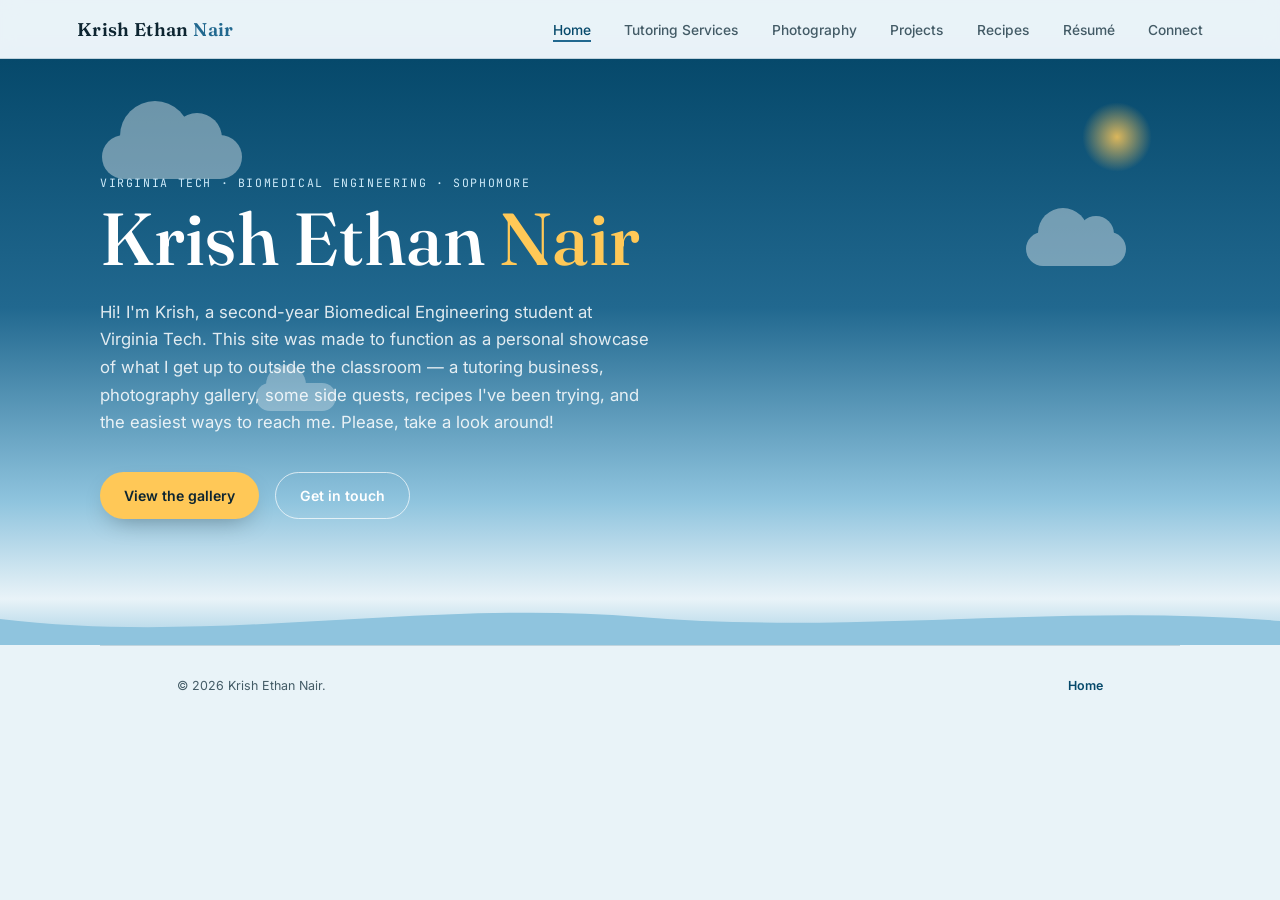
<file: index.html>
<!DOCTYPE html>
<html lang="en">
<head>
<meta charset="UTF-8">
<meta name="viewport" content="width=device-width, initial-scale=1.0">
<title>Krish Ethan Nair</title>
<link rel="preconnect" href="https://fonts.googleapis.com">
<link rel="preconnect" href="https://fonts.gstatic.com" crossorigin>
<link href="https://fonts.googleapis.com/css2?family=Fraunces:ital,opsz,wght@0,9..144,300;0,9..144,500;0,9..144,600;1,9..144,500&family=Inter:wght@400;500;600&family=JetBrains+Mono:wght@400;500&display=swap" rel="stylesheet">
<link rel="stylesheet" href="styles.css">
</head>
<body>

<header>
  <a href="./" class="logo">Krish Ethan <span>Nair</span></a>
  <button class="nav-toggle" id="navToggle" aria-label="Toggle menu" aria-expanded="false">
    <span></span>
  </button>
  <nav>
    <ul id="navList">
      <li><a href="./" aria-current="page">Home</a></li>
      <li><a href="tutoring/">Tutoring Services</a></li>
      <li><a href="photography/">Photography</a></li>
      <li><a href="projects/">Projects</a></li>
      <li><a href="recipes/">Recipes</a></li>
      <li><a href="resume/">Résumé</a></li>
      <li><a href="connect/">Connect</a></li>
    </ul>
  </nav>
</header>

<section class="hero">
  <div class="sun"></div>
  <div class="cloud c1"></div>
  <div class="cloud c2"></div>
  <div class="cloud c3"></div>
  <div class="bird b1"><svg viewBox="0 0 34 14"><path d="M0,7 Q8,-2 17,7 Q26,-2 34,7"/></svg></div>
  <div class="bird b2"><svg viewBox="0 0 34 14"><path d="M0,7 Q8,-2 17,7 Q26,-2 34,7"/></svg></div>
  <div class="bird b3"><svg viewBox="0 0 34 14"><path d="M0,7 Q8,-2 17,7 Q26,-2 34,7"/></svg></div>

  <div class="hero-inner">
    <p class="eyebrow">Virginia Tech · Biomedical Engineering · Sophomore</p>
    <h1>Krish Ethan <span style="color:var(--sun);">Nair</span></h1>
    <p class="hero-tagline">Hi! I'm Krish, a second-year Biomedical Engineering student at Virginia Tech. This site was made to function as a personal showcase of what I get up to outside the classroom — a tutoring business, photography gallery, some side quests, recipes I've been trying, and the easiest ways to reach me. Please, take a look around!</p>
    <div class="hero-actions">
      <a href="photography/" class="btn btn-primary">View the gallery</a>
      <a href="connect/" class="btn btn-ghost">Get in touch</a>
    </div>
  </div>
</section>

<div class="horizon">
  <svg viewBox="0 0 1440 46" preserveAspectRatio="none">
    <path d="M0,20 C 240,46 480,0 720,18 C 960,36 1200,4 1440,22 L1440,46 L0,46 Z" fill="#8fc4de"></path>
  </svg>
</div>

<footer>
  <span>© 2026 Krish Ethan Nair.</span>
  <span><a href="./" style="color:var(--sky-deep); font-weight:600;">Home</a></span>
</footer>

<script>
  const toggle = document.getElementById('navToggle');
  const navList = document.getElementById('navList');
  toggle.addEventListener('click', () => {
    const open = navList.classList.toggle('open');
    toggle.setAttribute('aria-expanded', open);
  });
</script>

</body>
</html>
</file>
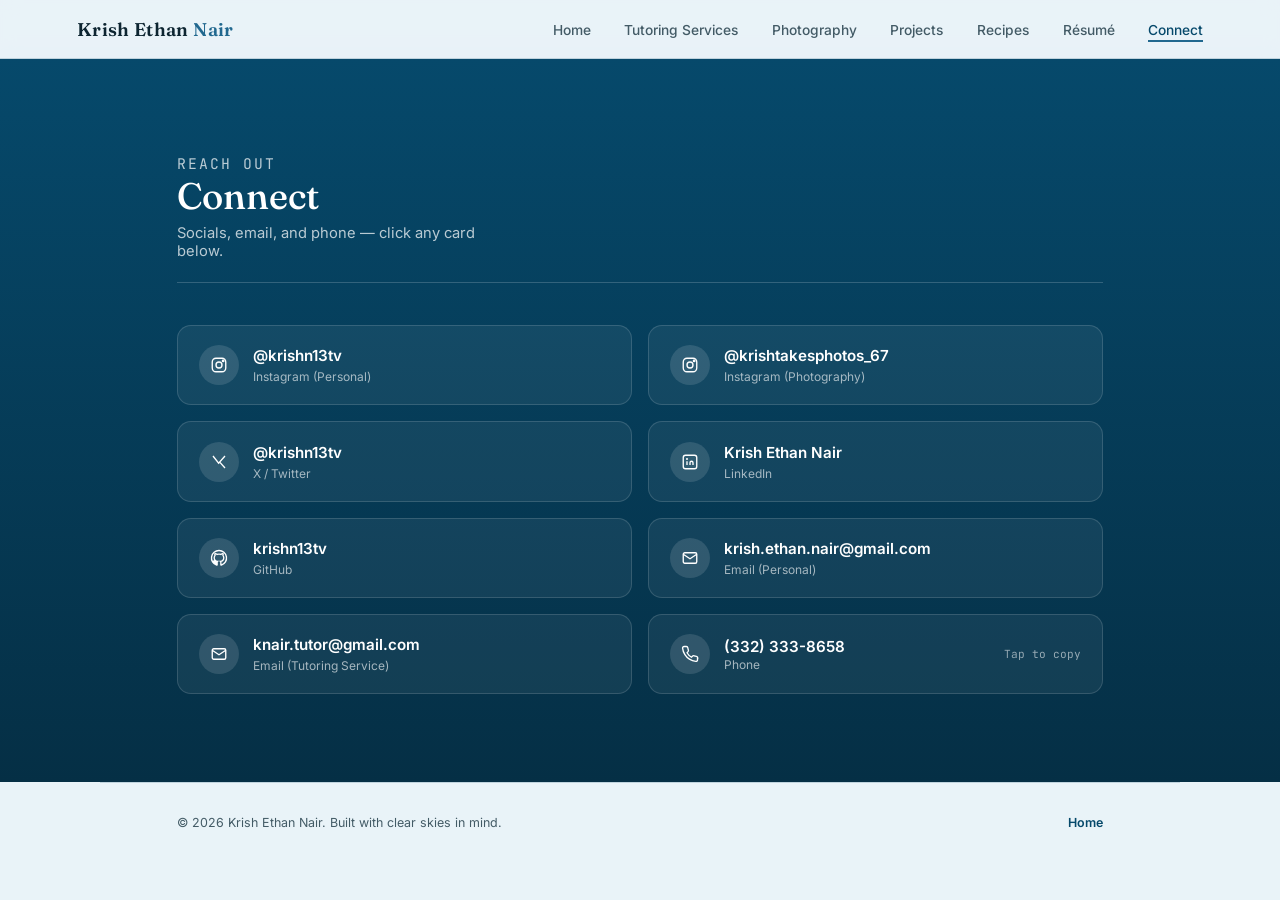
<file: connect/index.html>
<!DOCTYPE html>
<html lang="en">
<head>
<meta charset="UTF-8">
<meta name="viewport" content="width=device-width, initial-scale=1.0">
<title>Connect — Krish Ethan Nair</title>
<link rel="preconnect" href="https://fonts.googleapis.com">
<link rel="preconnect" href="https://fonts.gstatic.com" crossorigin>
<link href="https://fonts.googleapis.com/css2?family=Fraunces:ital,opsz,wght@0,9..144,300;0,9..144,500;0,9..144,600;1,9..144,500&family=Inter:wght@400;500;600&family=JetBrains+Mono:wght@400;500&display=swap" rel="stylesheet">
<link rel="stylesheet" href="../styles.css">
</head>
<body>

<header>
  <a href="../" class="logo">Krish Ethan <span>Nair</span></a>
  <button class="nav-toggle" id="navToggle" aria-label="Toggle menu" aria-expanded="false">
    <span></span>
  </button>
  <nav>
    <ul id="navList">
      <li><a href="../">Home</a></li>
      <li><a href="../tutoring/">Tutoring Services</a></li>
      <li><a href="../photography/">Photography</a></li>
      <li><a href="../projects/">Projects</a></li>
      <li><a href="../recipes/">Recipes</a></li>
      <li><a href="../resume/">Résumé</a></li>
      <li><a href="../connect/" aria-current="page">Connect</a></li>
    </ul>
  </nav>
</header>

<section class="connect-wrap">
  <section class="block">
    <div class="section-head">
      <div>
        <p class="eyebrow">Reach out</p>
        <h2>Connect</h2>
        <p>Socials, email, and phone — click any card below.</p>
      </div>
    </div>

    <!--
      TO UPDATE THESE:
      - Social cards: replace the href="#" with your real profile URL
        (e.g. https://instagram.com/yourhandle) and update the handle text.
      - Email card: replace hello@krishnair.com in the mailto: link AND
        in the visible handle text.
      - Phone card: replace +1XXXXXXXXXX in the button's data-phone attribute
        AND the visible display number. It copies to clipboard on click.
    -->
    <div class="connect-grid">

      <a class="connect-card" href="https://instagram.com/krishn13tv" target="_blank" rel="noopener">
        <span class="connect-icon"><svg width="18" height="18" viewBox="0 0 24 24" fill="none" stroke="white" stroke-width="1.8"><rect x="3" y="3" width="18" height="18" rx="5"/><circle cx="12" cy="12" r="4"/><circle cx="17.5" cy="6.5" r="1"/></svg></span>
        <span><span class="handle">@krishn13tv</span><br><span class="platform">Instagram (Personal)</span></span>
      </a>

      <a class="connect-card" href="https://instagram.com/krishtakesphotos_67" target="_blank" rel="noopener">
        <span class="connect-icon"><svg width="18" height="18" viewBox="0 0 24 24" fill="none" stroke="white" stroke-width="1.8"><rect x="3" y="3" width="18" height="18" rx="5"/><circle cx="12" cy="12" r="4"/><circle cx="17.5" cy="6.5" r="1"/></svg></span>
        <span><span class="handle">@krishtakesphotos_67</span><br><span class="platform">Instagram (Photography)</span></span>
      </a>

      <a class="connect-card" href="https://twitter.com/krishn13tv" target="_blank" rel="noopener">
        <span class="connect-icon"><svg width="18" height="18" viewBox="0 0 24 24" fill="none" stroke="white" stroke-width="1.8"><path d="M20 4l-8.5 9.5L4 4M20 20l-7-7.8"/></svg></span>
        <span><span class="handle">@krishn13tv</span><br><span class="platform">X / Twitter</span></span>
      </a>

      <a class="connect-card" href="https://linkedin.com/in/krishethannair" target="_blank" rel="noopener">
        <span class="connect-icon"><svg width="18" height="18" viewBox="0 0 24 24" fill="none" stroke="white" stroke-width="1.8"><rect x="3" y="3" width="18" height="18" rx="3"/><line x1="8" y1="11" x2="8" y2="16"/><circle cx="8" cy="8" r="0.5" fill="white"/><path d="M12 16v-3a2 2 0 0 1 4 0v3"/></svg></span>
        <span><span class="handle">Krish Ethan Nair</span><br><span class="platform">LinkedIn</span></span>
      </a>

      <a class="connect-card" href="https://github.com/krishn13tv" target="_blank" rel="noopener">
        <span class="connect-icon"><svg width="18" height="18" viewBox="0 0 24 24" fill="none" stroke="white" stroke-width="1.8"><path d="M12 2a10 10 0 0 0-3.16 19.5c.5.1.68-.22.68-.48v-1.7c-2.78.6-3.37-1.34-3.37-1.34-.46-1.16-1.11-1.47-1.11-1.47-.9-.62.07-.6.07-.6 1 .07 1.53 1.03 1.53 1.03.9 1.53 2.34 1.09 2.91.83.09-.65.35-1.09.63-1.34-2.22-.25-4.56-1.11-4.56-4.93 0-1.09.39-1.98 1.03-2.68-.1-.25-.45-1.27.1-2.65 0 0 .84-.27 2.75 1.02a9.4 9.4 0 0 1 5 0c1.9-1.3 2.74-1.02 2.74-1.02.56 1.38.2 2.4.1 2.65.65.7 1.03 1.59 1.03 2.68 0 3.83-2.34 4.68-4.57 4.92.36.31.68.92.68 1.85v2.75c0 .27.18.58.69.48A10 10 0 0 0 12 2z"/></svg></span>
        <span><span class="handle">krishn13tv</span><br><span class="platform">GitHub</span></span>
      </a>

      <a class="connect-card" href="mailto:krish.ethan.nair@gmail.com">
        <span class="connect-icon"><svg width="18" height="18" viewBox="0 0 24 24" fill="none" stroke="white" stroke-width="1.8"><rect x="3" y="5" width="18" height="14" rx="2"/><path d="M3 7l9 6 9-6"/></svg></span>
        <span><span class="handle">krish.ethan.nair@gmail.com</span><br><span class="platform">Email (Personal)</span></span>
      </a>

      <a class="connect-card" href="mailto:knair.tutor@gmail.com">
        <span class="connect-icon"><svg width="18" height="18" viewBox="0 0 24 24" fill="none" stroke="white" stroke-width="1.8"><rect x="3" y="5" width="18" height="14" rx="2"/><path d="M3 7l9 6 9-6"/></svg></span>
        <span><span class="handle">knair.tutor@gmail.com</span><br><span class="platform">Email (Tutoring Service)</span></span>
      </a>

      <button class="connect-card" id="phoneCard" type="button" data-phone="+13323338658">
        <span class="connect-icon"><svg width="18" height="18" viewBox="0 0 24 24" fill="none" stroke="white" stroke-width="1.8"><path d="M22 16.9v3a2 2 0 0 1-2.2 2 19.8 19.8 0 0 1-8.6-3.1 19.5 19.5 0 0 1-6-6 19.8 19.8 0 0 1-3.1-8.7A2 2 0 0 1 4.1 2h3a2 2 0 0 1 2 1.7c.1 1 .3 2 .7 3a2 2 0 0 1-.4 2.1L8 10.3a16 16 0 0 0 6 6l1.5-1.5a2 2 0 0 1 2.1-.4c1 .4 2 .6 3 .7a2 2 0 0 1 1.7 2z"/></svg></span>
        <span><span class="handle">(332) 333-8658</span><br><span class="platform">Phone</span></span>
        <span class="copy-note" id="copyNote">Tap to copy</span>
      </button>

    </div>
  </section>
</section>

<footer>
  <span>© 2026 Krish Ethan Nair. Built with clear skies in mind.</span>
  <span><a href="../" style="color:var(--sky-deep); font-weight:600;">Home</a></span>
</footer>

<script>
  const toggle = document.getElementById('navToggle');
  const navList = document.getElementById('navList');
  toggle.addEventListener('click', () => {
    const open = navList.classList.toggle('open');
    toggle.setAttribute('aria-expanded', open);
  });

  const phoneCard = document.getElementById('phoneCard');
  const copyNote = document.getElementById('copyNote');
  phoneCard.addEventListener('click', async () => {
    const phone = phoneCard.getAttribute('data-phone');
    try {
      await navigator.clipboard.writeText(phone);
      copyNote.textContent = 'Copied!';
    } catch (err) {
      copyNote.textContent = phone;
    }
    setTimeout(() => { copyNote.textContent = 'Tap to copy'; }, 2000);
  });
</script>

</body>
</html>
</file>
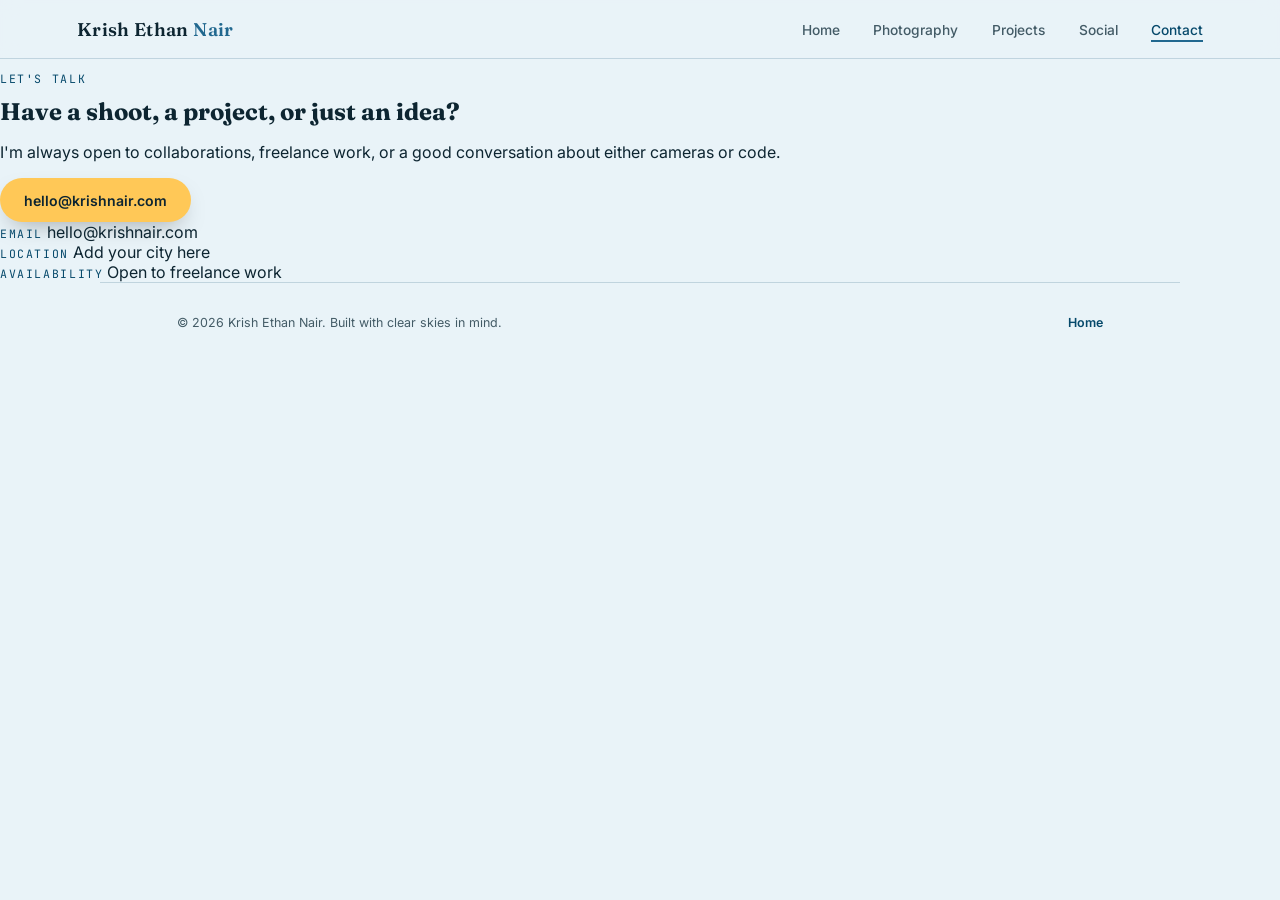
<file: contact/index.html>
<!DOCTYPE html>
<html lang="en">
<head>
<meta charset="UTF-8">
<meta name="viewport" content="width=device-width, initial-scale=1.0">
<title>Contact — Krish Ethan Nair</title>
<link rel="preconnect" href="https://fonts.googleapis.com">
<link rel="preconnect" href="https://fonts.gstatic.com" crossorigin>
<link href="https://fonts.googleapis.com/css2?family=Fraunces:ital,opsz,wght@0,9..144,300;0,9..144,500;0,9..144,600;1,9..144,500&family=Inter:wght@400;500;600&family=JetBrains+Mono:wght@400;500&display=swap" rel="stylesheet">
<link rel="stylesheet" href="../styles.css">
</head>
<body>

<header>
  <a href="../" class="logo">Krish Ethan <span>Nair</span></a>
  <button class="nav-toggle" id="navToggle" aria-label="Toggle menu" aria-expanded="false">
    <span></span>
  </button>
  <nav>
    <ul id="navList">
      <li><a href="../">Home</a></li>
      <li><a href="../photography/">Photography</a></li>
      <li><a href="../projects/">Projects</a></li>
      <li><a href="../social/">Social</a></li>
      <li><a href="../contact/" aria-current="page">Contact</a></li>
    </ul>
  </nav>
</header>

<section class="contact">
  <p class="eyebrow">Let's talk</p>
  <h2>Have a shoot, a project, or just an idea?</h2>
  <p>I'm always open to collaborations, freelance work, or a good conversation about either cameras or code.</p>
  <a href="mailto:hello@krishnair.com" class="btn btn-primary">hello@krishnair.com</a>
</section>

<div class="contact-details">
  <div class="contact-item">
    <span class="eyebrow">Email</span>
    <a href="mailto:hello@krishnair.com">hello@krishnair.com</a>
  </div>
  <div class="contact-item">
    <span class="eyebrow">Location</span>
    <span>Add your city here</span>
  </div>
  <div class="contact-item">
    <span class="eyebrow">Availability</span>
    <span>Open to freelance work</span>
  </div>
</div>

<footer>
  <span>© 2026 Krish Ethan Nair. Built with clear skies in mind.</span>
  <span><a href="../" style="color:var(--sky-deep); font-weight:600;">Home</a></span>
</footer>

<script>
  const toggle = document.getElementById('navToggle');
  const navList = document.getElementById('navList');
  toggle.addEventListener('click', () => {
    const open = navList.classList.toggle('open');
    toggle.setAttribute('aria-expanded', open);
  });
</script>

</body>
</html>
</file>
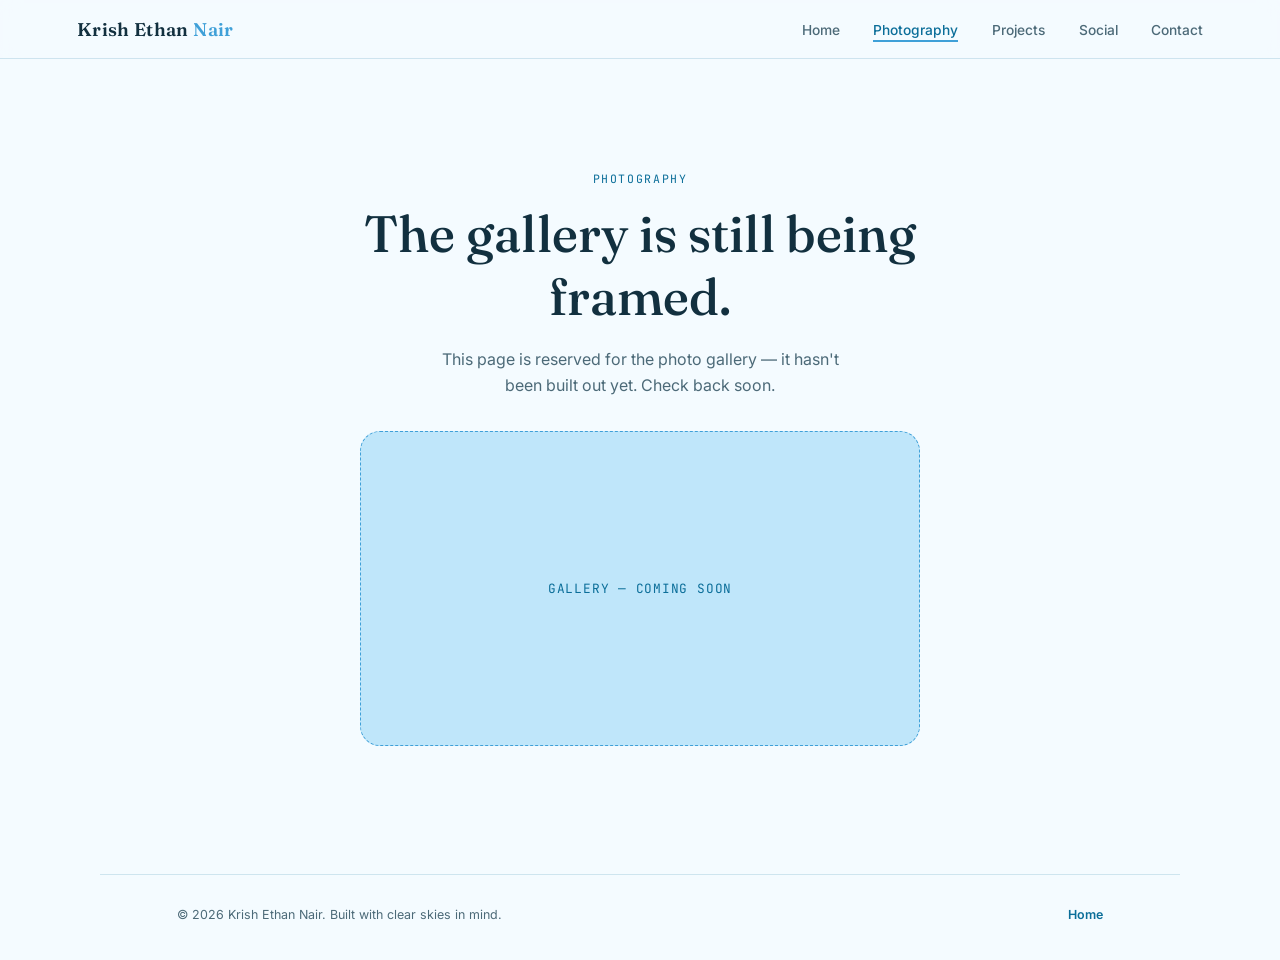
<file: photograpy/index.html>
<!DOCTYPE html>
<html lang="en">
<head>
<meta charset="UTF-8">
<meta name="viewport" content="width=device-width, initial-scale=1.0">
<title>Photography — Krish Ethan Nair</title>
<link rel="preconnect" href="https://fonts.googleapis.com">
<link rel="preconnect" href="https://fonts.gstatic.com" crossorigin>
<link href="https://fonts.googleapis.com/css2?family=Fraunces:ital,opsz,wght@0,9..144,300;0,9..144,500;0,9..144,600;1,9..144,500&family=Inter:wght@400;500;600&family=JetBrains+Mono:wght@400;500&display=swap" rel="stylesheet">
<link rel="stylesheet" href="styles.css">
</head>
<body>

<header>
  <a href="index.html" class="logo">Krish Ethan <span>Nair</span></a>
  <button class="nav-toggle" id="navToggle" aria-label="Toggle menu" aria-expanded="false">
    <span></span>
  </button>
  <nav>
    <ul id="navList">
      <li><a href="index.html">Home</a></li>
      <li><a href="photography.html" aria-current="page">Photography</a></li>
      <li><a href="projects.html">Projects</a></li>
      <li><a href="social.html">Social</a></li>
      <li><a href="contact.html">Contact</a></li>
    </ul>
  </nav>
</header>

<section class="placeholder">
  <span class="eyebrow">Photography</span>
  <h1>The gallery is still being framed.</h1>
  <p>This page is reserved for the photo gallery — it hasn't been built out yet. Check back soon.</p>
  <div class="placeholder-frame">GALLERY — COMING SOON</div>
</section>

<footer>
  <span>© 2026 Krish Ethan Nair. Built with clear skies in mind.</span>
  <span><a href="index.html" style="color:var(--sky-deep); font-weight:600;">Home</a></span>
</footer>

<script>
  const toggle = document.getElementById('navToggle');
  const navList = document.getElementById('navList');
  toggle.addEventListener('click', () => {
    const open = navList.classList.toggle('open');
    toggle.setAttribute('aria-expanded', open);
  });
</script>

</body>
</html>
</file>
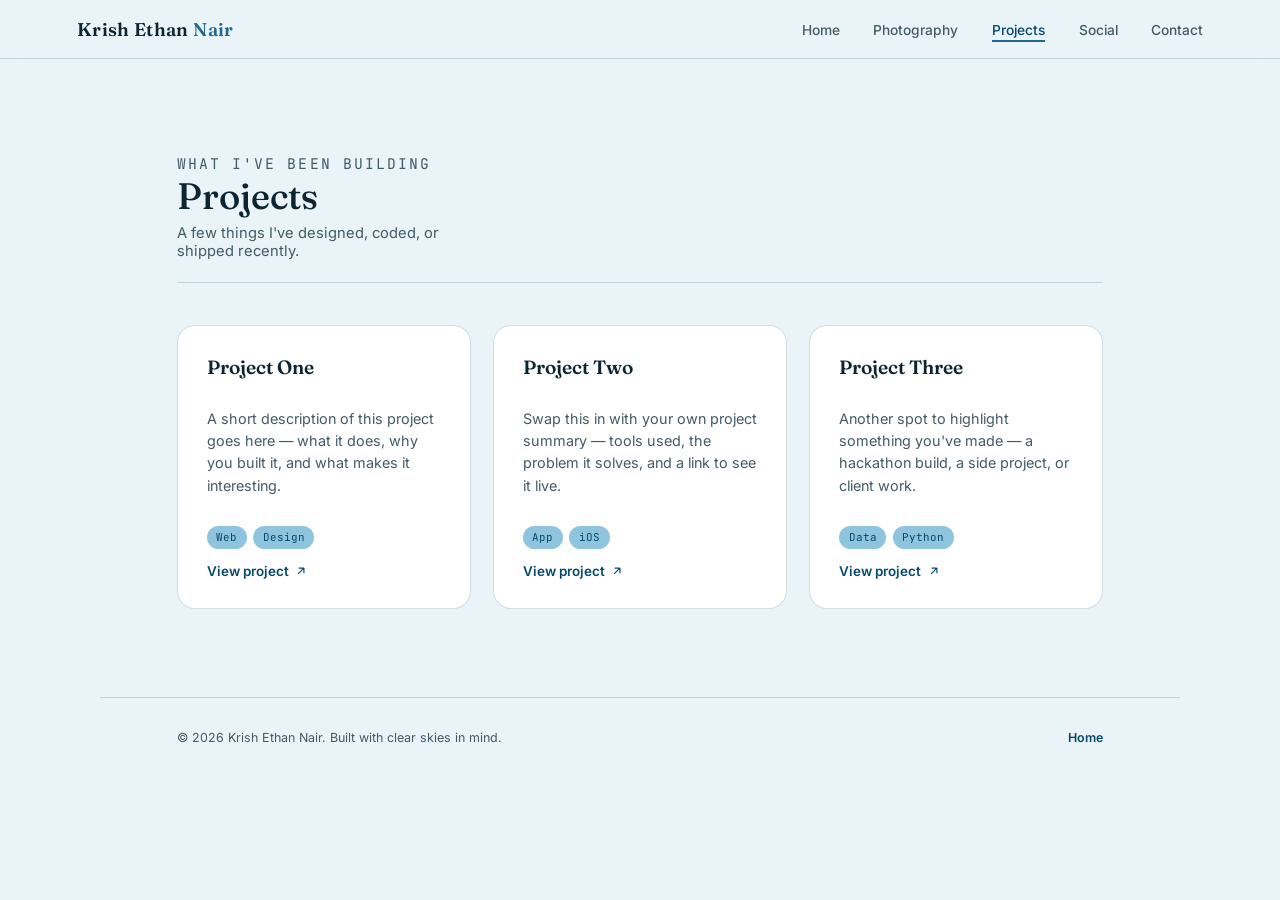
<file: projects/Index.html>
<!DOCTYPE html>
<html lang="en">
<head>
<meta charset="UTF-8">
<meta name="viewport" content="width=device-width, initial-scale=1.0">
<title>Projects — Krish Ethan Nair</title>
<link rel="preconnect" href="https://fonts.googleapis.com">
<link rel="preconnect" href="https://fonts.gstatic.com" crossorigin>
<link href="https://fonts.googleapis.com/css2?family=Fraunces:ital,opsz,wght@0,9..144,300;0,9..144,500;0,9..144,600;1,9..144,500&family=Inter:wght@400;500;600&family=JetBrains+Mono:wght@400;500&display=swap" rel="stylesheet">
<link rel="stylesheet" href="../styles.css">
</head>
<body>

<header>
  <a href="../" class="logo">Krish Ethan <span>Nair</span></a>
  <button class="nav-toggle" id="navToggle" aria-label="Toggle menu" aria-expanded="false">
    <span></span>
  </button>
  <nav>
    <ul id="navList">
      <li><a href="../">Home</a></li>
      <li><a href="../photography/">Photography</a></li>
      <li><a href="../projects/" aria-current="page">Projects</a></li>
      <li><a href="../social/">Social</a></li>
      <li><a href="../contact/">Contact</a></li>
    </ul>
  </nav>
</header>

<section class="block">
  <div class="section-head">
    <div>
      <p class="eyebrow">What I've been building</p>
      <h2>Projects</h2>
      <p>A few things I've designed, coded, or shipped recently.</p>
    </div>
  </div>

  <div class="projects">
    <div class="project-card">
      <h3>Project One</h3>
      <p>A short description of this project goes here — what it does, why you built it, and what makes it interesting.</p>
      <div class="tag-row"><span class="tag">Web</span><span class="tag">Design</span></div>
      <a href="#" class="project-link">View project
        <svg width="14" height="14" viewBox="0 0 24 24" fill="none" stroke="currentColor" stroke-width="2"><path d="M7 17L17 7M17 7H8M17 7V16"/></svg>
      </a>
    </div>
    <div class="project-card">
      <h3>Project Two</h3>
      <p>Swap this in with your own project summary — tools used, the problem it solves, and a link to see it live.</p>
      <div class="tag-row"><span class="tag">App</span><span class="tag">iOS</span></div>
      <a href="#" class="project-link">View project
        <svg width="14" height="14" viewBox="0 0 24 24" fill="none" stroke="currentColor" stroke-width="2"><path d="M7 17L17 7M17 7H8M17 7V16"/></svg>
      </a>
    </div>
    <div class="project-card">
      <h3>Project Three</h3>
      <p>Another spot to highlight something you've made — a hackathon build, a side project, or client work.</p>
      <div class="tag-row"><span class="tag">Data</span><span class="tag">Python</span></div>
      <a href="#" class="project-link">View project
        <svg width="14" height="14" viewBox="0 0 24 24" fill="none" stroke="currentColor" stroke-width="2"><path d="M7 17L17 7M17 7H8M17 7V16"/></svg>
      </a>
    </div>
  </div>
</section>

<footer>
  <span>© 2026 Krish Ethan Nair. Built with clear skies in mind.</span>
  <span><a href="../" style="color:var(--sky-deep); font-weight:600;">Home</a></span>
</footer>

<script>
  const toggle = document.getElementById('navToggle');
  const navList = document.getElementById('navList');
  toggle.addEventListener('click', () => {
    const open = navList.classList.toggle('open');
    toggle.setAttribute('aria-expanded', open);
  });
</script>

</body>
</html>
</file>
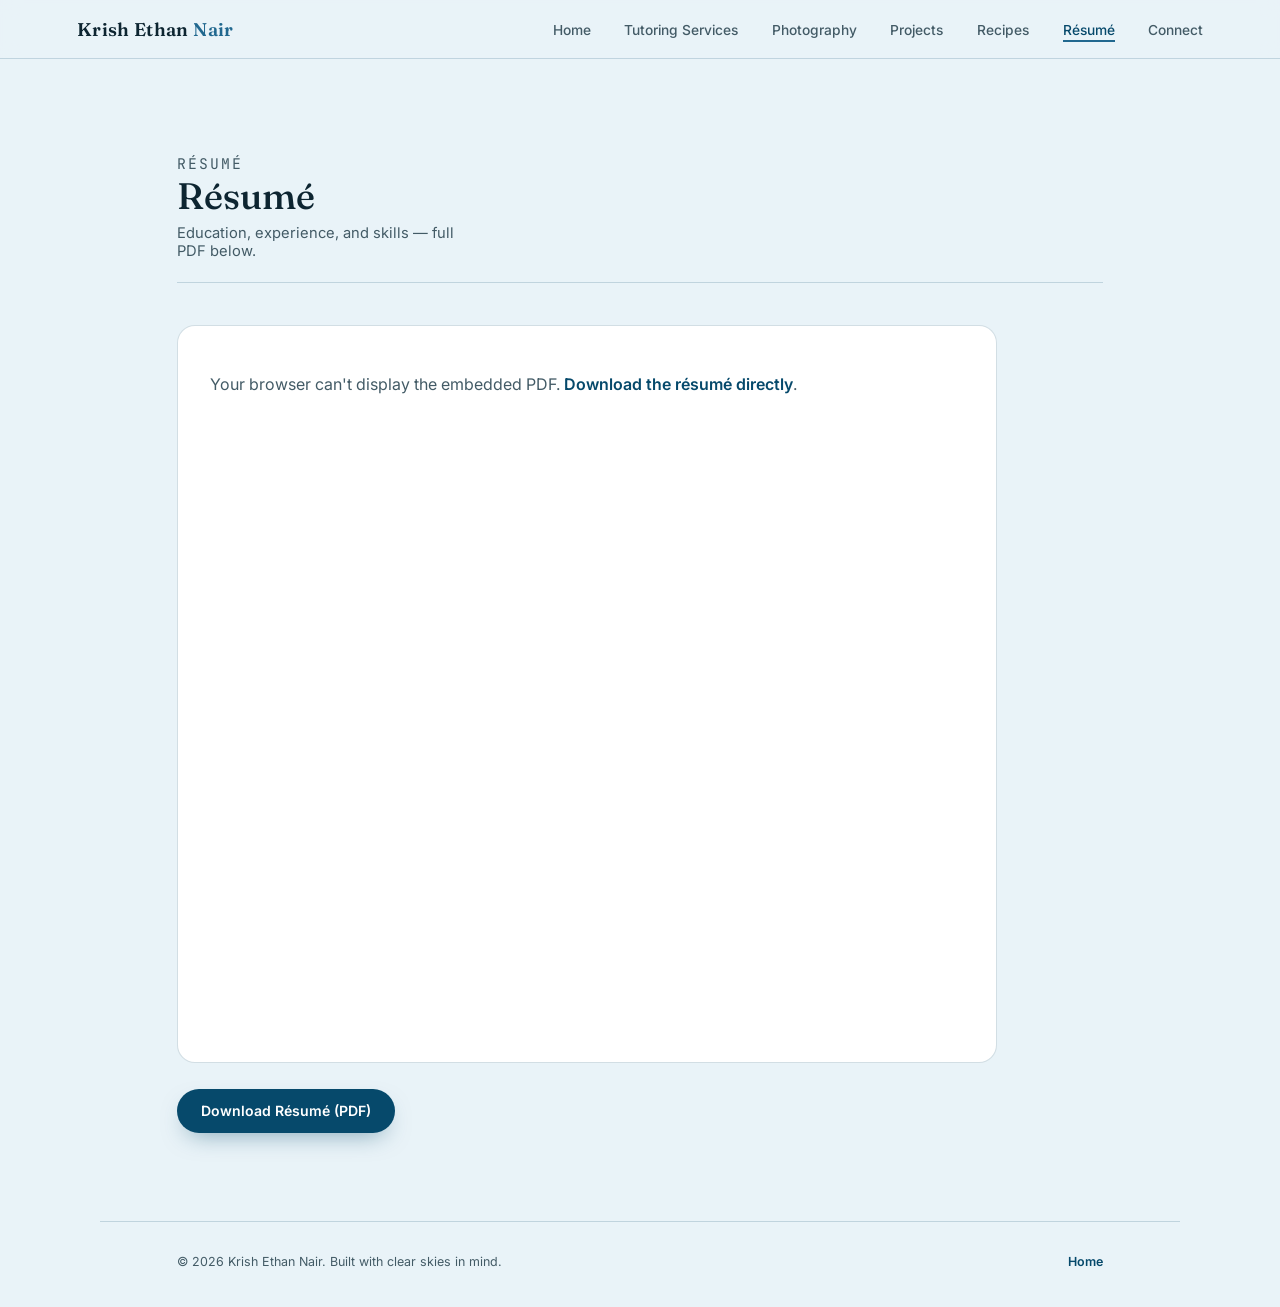
<file: resume/index.html>
<!DOCTYPE html>
<html lang="en">
<head>
<meta charset="UTF-8">
<meta name="viewport" content="width=device-width, initial-scale=1.0">
<title>Résumé — Krish Ethan Nair</title>
<link rel="preconnect" href="https://fonts.googleapis.com">
<link rel="preconnect" href="https://fonts.gstatic.com" crossorigin>
<link href="https://fonts.googleapis.com/css2?family=Fraunces:ital,opsz,wght@0,9..144,300;0,9..144,500;0,9..144,600;1,9..144,500&family=Inter:wght@400;500;600&family=JetBrains+Mono:wght@400;500&display=swap" rel="stylesheet">
<link rel="stylesheet" href="../styles.css">
</head>
<body>

<header>
  <a href="../" class="logo">Krish Ethan <span>Nair</span></a>
  <button class="nav-toggle" id="navToggle" aria-label="Toggle menu" aria-expanded="false">
    <span></span>
  </button>
  <nav>
    <ul id="navList">
      <li><a href="../">Home</a></li>
      <li><a href="../tutoring/">Tutoring Services</a></li>
      <li><a href="../photography/">Photography</a></li>
      <li><a href="../projects/">Projects</a></li>
      <li><a href="../recipes/">Recipes</a></li>
      <li><a href="../resume/" aria-current="page">Résumé</a></li>
      <li><a href="../connect/">Connect</a></li>
    </ul>
  </nav>
</header>

<section class="block">
  <div class="section-head">
    <div>
      <p class="eyebrow">Résumé</p>
      <h2>Résumé</h2>
      <p>Education, experience, and skills — full PDF below.</p>
    </div>
  </div>

  <!--
    TO ADD YOUR ACTUAL RÉSUMÉ:
    1. Upload your PDF to the repo root as "resume.pdf" (same level as index.html
       and styles.css) — or wherever you'd like, just update the two paths below
       ("../resume.pdf") to match.
    2. That's it — the embed and download link both point at the same file.
  -->
  <div style="border:1px solid var(--line); border-radius:18px; overflow:hidden; background:#fff; max-width:820px;">
    <object data="krishethannair_resume.pdf" type="application/pdf" style="width:100%; height:80vh; display:block;">
      <p style="padding:2rem; color:var(--ink-soft);">
        Your browser can't display the embedded PDF.
        <a href="krishethannair_resume.pdf" style="color:var(--sky-deep); font-weight:600;">Download the résumé directly</a>.
      </p>
    </object>
  </div>

  <a href="krishethannair_resume.pdf" class="btn btn-primary-light" style="margin-top:1.6rem;" download>Download Résumé (PDF)</a>
</section>

<footer>
  <span>© 2026 Krish Ethan Nair. Built with clear skies in mind.</span>
  <span><a href="../" style="color:var(--sky-deep); font-weight:600;">Home</a></span>
</footer>

<script>
  const toggle = document.getElementById('navToggle');
  const navList = document.getElementById('navList');
  toggle.addEventListener('click', () => {
    const open = navList.classList.toggle('open');
    toggle.setAttribute('aria-expanded', open);
  });
</script>

</body>
</html>
</file>
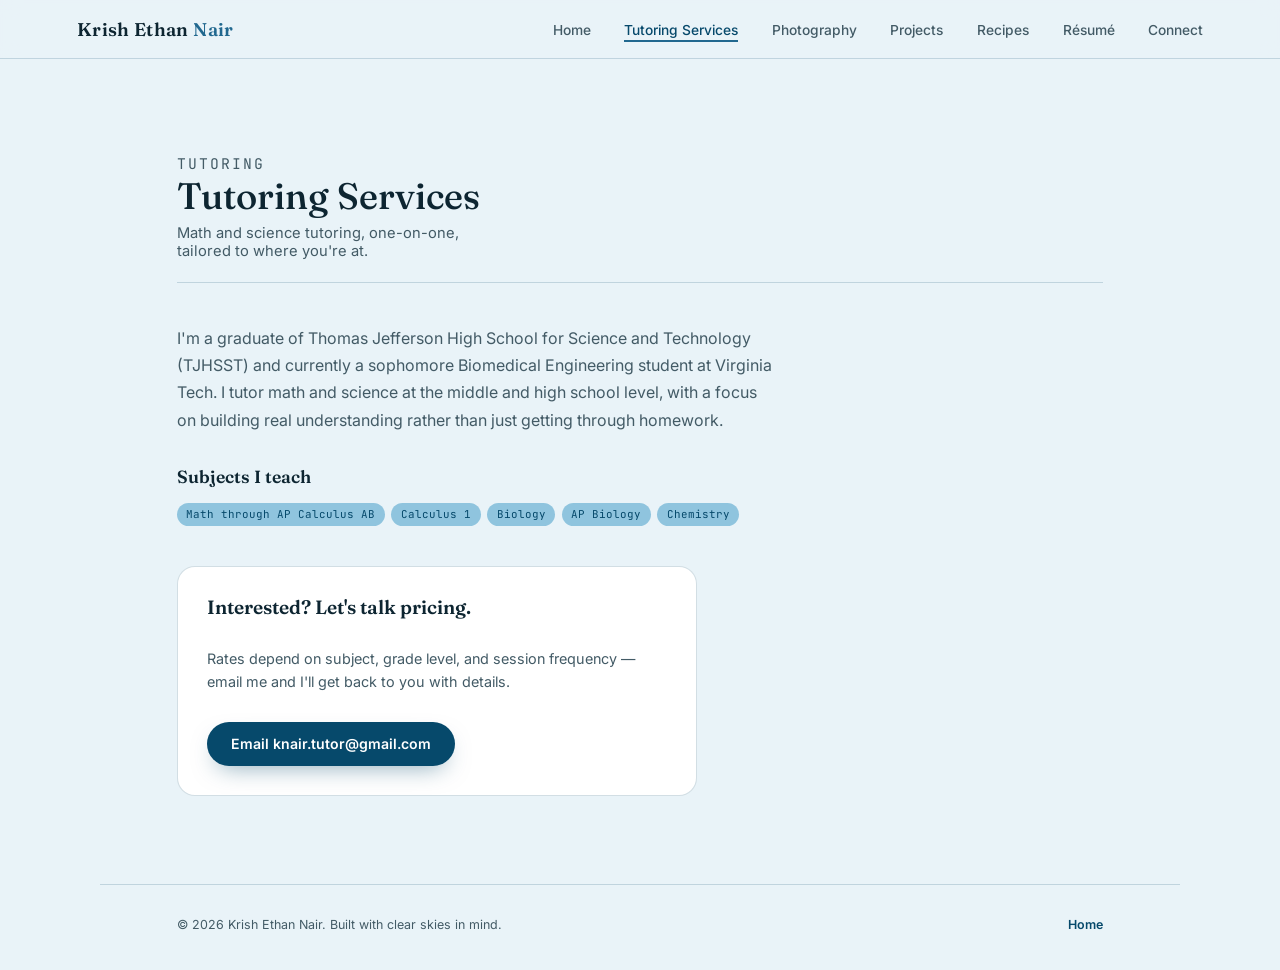
<file: tutoring/index.html>
<!DOCTYPE html>
<html lang="en">
<head>
<meta charset="UTF-8">
<meta name="viewport" content="width=device-width, initial-scale=1.0">
<title>Tutoring Services — Krish Ethan Nair</title>
<link rel="preconnect" href="https://fonts.googleapis.com">
<link rel="preconnect" href="https://fonts.gstatic.com" crossorigin>
<link href="https://fonts.googleapis.com/css2?family=Fraunces:ital,opsz,wght@0,9..144,300;0,9..144,500;0,9..144,600;1,9..144,500&family=Inter:wght@400;500;600&family=JetBrains+Mono:wght@400;500&display=swap" rel="stylesheet">
<link rel="stylesheet" href="../styles.css">
</head>
<body>

<header>
  <a href="../" class="logo">Krish Ethan <span>Nair</span></a>
  <button class="nav-toggle" id="navToggle" aria-label="Toggle menu" aria-expanded="false">
    <span></span>
  </button>
  <nav>
    <ul id="navList">
      <li><a href="../">Home</a></li>
      <li><a href="../tutoring/" aria-current="page">Tutoring Services</a></li>
      <li><a href="../photography/">Photography</a></li>
      <li><a href="../projects/">Projects</a></li>
      <li><a href="../recipes/">Recipes</a></li>
      <li><a href="../resume/">Résumé</a></li>
      <li><a href="../connect/">Connect</a></li>
    </ul>
  </nav>
</header>

<section class="block">
  <div class="section-head">
    <div>
      <p class="eyebrow">Tutoring</p>
      <h2>Tutoring Services</h2>
      <p>Math and science tutoring, one-on-one, tailored to where you're at.</p>
    </div>
  </div>

  <p style="color:var(--ink-soft); font-size:1rem; line-height:1.7; max-width:60ch; margin-bottom:2rem;">
    I'm a graduate of Thomas Jefferson High School for Science and Technology (TJHSST) and currently a sophomore Biomedical Engineering student at Virginia Tech. I tutor math and science at the middle and high school level, with a focus on building real understanding rather than just getting through homework.
  </p>

  <h3 style="font-size:1.1rem; font-weight:600; margin-bottom:1rem;">Subjects I teach</h3>
  <div class="tag-row" style="margin-bottom:2.5rem;">
    <span class="tag">Math through AP Calculus AB</span>
    <span class="tag">Calculus 1</span>
    <span class="tag">Biology</span>
    <span class="tag">AP Biology</span>
    <span class="tag">Chemistry</span>
  </div>

  <div class="project-card" style="max-width:520px;">
    <h3>Interested? Let's talk pricing.</h3>
    <p>Rates depend on subject, grade level, and session frequency — email me and I'll get back to you with details.</p>
    <a href="mailto:knair.tutor@gmail.com" class="btn btn-primary-light" style="align-self:flex-start;">Email knair.tutor@gmail.com</a>
  </div>
</section>

<footer>
  <span>© 2026 Krish Ethan Nair. Built with clear skies in mind.</span>
  <span><a href="../" style="color:var(--sky-deep); font-weight:600;">Home</a></span>
</footer>

<script>
  const toggle = document.getElementById('navToggle');
  const navList = document.getElementById('navList');
  toggle.addEventListener('click', () => {
    const open = navList.classList.toggle('open');
    toggle.setAttribute('aria-expanded', open);
  });
</script>

</body>
</html>
</file>
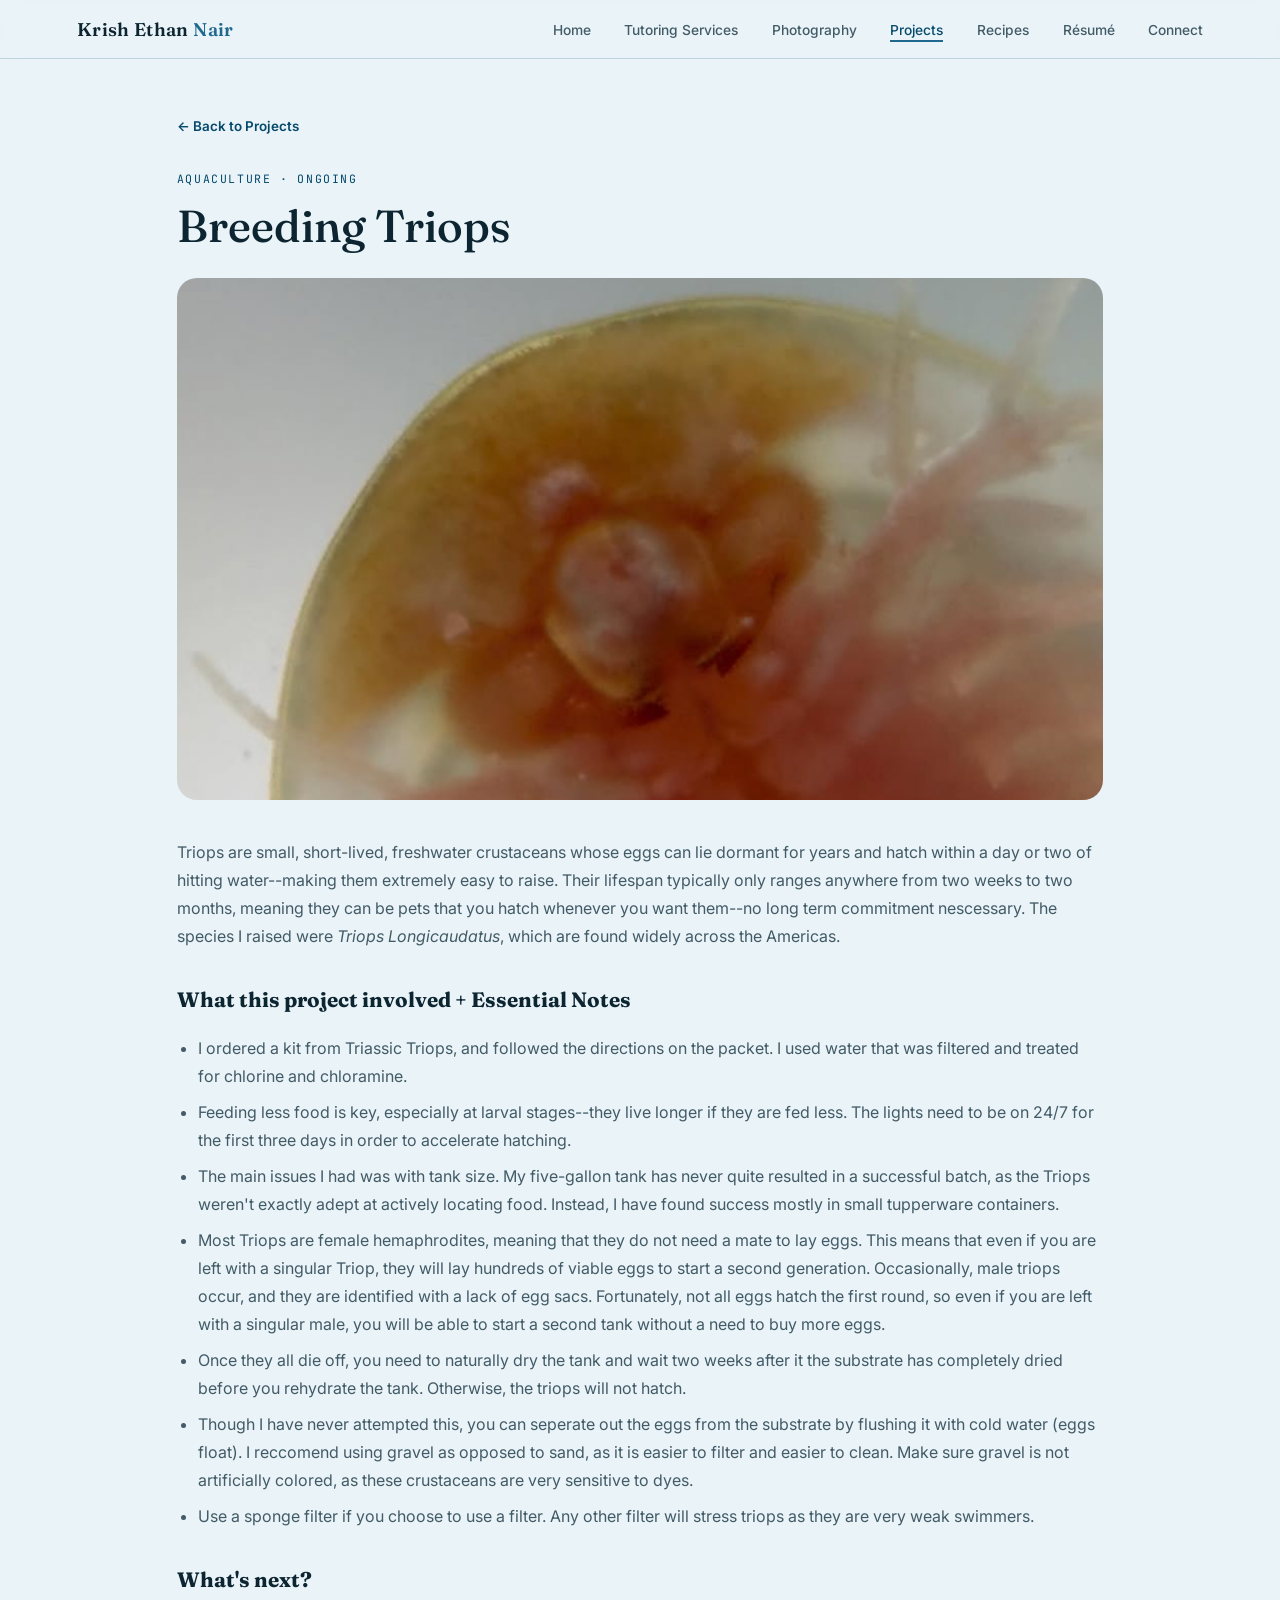
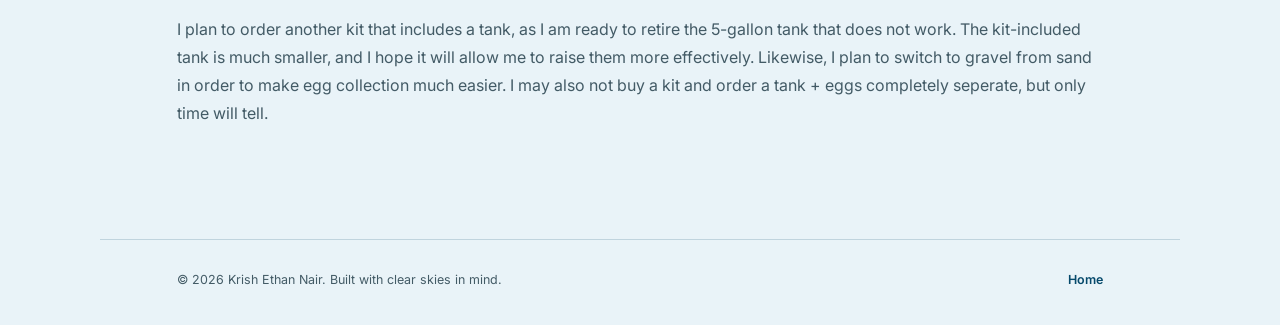
<file: projects/triops/index.html>
<!DOCTYPE html>
<html lang="en">
<head>
<meta charset="UTF-8">
<meta name="viewport" content="width=device-width, initial-scale=1.0">
<title>Breeding Triops — Krish Ethan Nair</title>
<link rel="preconnect" href="https://fonts.googleapis.com">
<link rel="preconnect" href="https://fonts.gstatic.com" crossorigin>
<link href="https://fonts.googleapis.com/css2?family=Fraunces:ital,opsz,wght@0,9..144,300;0,9..144,500;0,9..144,600;1,9..144,500&family=Inter:wght@400;500;600&family=JetBrains+Mono:wght@400;500&display=swap" rel="stylesheet">
<link rel="stylesheet" href="../../styles.css">
</head>
<body>

<header>
  <a href="../../" class="logo">Krish Ethan <span>Nair</span></a>
  <button class="nav-toggle" id="navToggle" aria-label="Toggle menu" aria-expanded="false">
    <span></span>
  </button>
  <nav>
    <ul id="navList">
      <li><a href="../../">Home</a></li>
      <li><a href="../../tutoring/">Tutoring Services</a></li>
      <li><a href="../../photography/">Photography</a></li>
      <li><a href="../../projects/" aria-current="page">Projects</a></li>
      <li><a href="../../recipes/">Recipes</a></li>
      <li><a href="../../resume/">Résumé</a></li>
      <li><a href="../../connect/">Connect</a></li>
    </ul>
  </nav>
</header>

<div class="detail-hero">
  <a href="../" class="back-link">← Back to Projects</a>
  <p class="eyebrow">Aquaculture · Ongoing</p>
  <h1 style="font-size:clamp(2rem,5vw,2.8rem); font-weight:500;">Breeding Triops</h1>
  <div class="detail-photo"><img src="../../images/projects/triops.png" alt=""></div>
</div>

<div class="detail-body">
  <p>Triops are small, short-lived, freshwater crustaceans whose eggs can lie dormant for years and hatch within a day or two of hitting water--making them extremely easy to raise. Their lifespan typically only ranges anywhere from two weeks to two months, meaning they can be pets that you hatch whenever you want them--no long term commitment nescessary. The species I raised were <i>Triops Longicaudatus</i>, which are found widely across the Americas.</p>

  <h2>What this project involved + Essential Notes</h2>
  <ul>
    <li>I ordered a kit from Triassic Triops, and followed the directions on the packet. I used water that was filtered and treated for chlorine and chloramine. </li>
    <li>Feeding less food is key, especially at larval stages--they live longer if they are fed less. The lights need to be on 24/7 for the first three days in order to accelerate hatching.</li>
    <li>The main issues I had was with tank size. My five-gallon tank has never quite resulted in a successful batch, as the Triops weren't exactly adept at actively locating food. Instead, I have found success mostly in small tupperware containers.</li>
    <li>Most Triops are female hemaphrodites, meaning that they do not need a mate to lay eggs. This means that even if you are left with a singular Triop, they will lay hundreds of viable eggs to start a second generation. Occasionally, male triops occur, and they are identified with a lack of egg sacs. Fortunately, not all eggs hatch the first round, so even if you are left with a singular male, you will be able to start a second tank without a need to buy more eggs.</li>
    <li>Once they all die off, you need to naturally dry the tank and wait two weeks after it the substrate has completely dried before you rehydrate the tank. Otherwise, the triops will not hatch.</li>
    <li>Though I have never attempted this, you can seperate out the eggs from the substrate by flushing it with cold water (eggs float). I reccomend using gravel as opposed to sand, as it is easier to filter and easier to clean. Make sure gravel is not artificially colored, as these crustaceans are very sensitive to dyes.</li>
    <li>Use a sponge filter if you choose to use a filter. Any other filter will stress triops as they are very weak swimmers.</li>
  </ul>

  <h2>What's next?</h2>
  <p>I plan to order another kit that includes a tank, as I am ready to retire the 5-gallon tank that does not work. The kit-included tank is much smaller, and I hope it will allow me to raise them more effectively. Likewise, I plan to switch to gravel from sand in order to make egg collection much easier. I may also not buy a kit and order a tank + eggs completely seperate, but only time will tell.</p>
</div>

<footer>
  <span>© 2026 Krish Ethan Nair. Built with clear skies in mind.</span>
  <span><a href="../../" style="color:var(--sky-deep); font-weight:600;">Home</a></span>
</footer>

<script>
  const toggle = document.getElementById('navToggle');
  const navList = document.getElementById('navList');
  toggle.addEventListener('click', () => {
    const open = navList.classList.toggle('open');
    toggle.setAttribute('aria-expanded', open);
  });
</script>

</body>
</html>
</file>
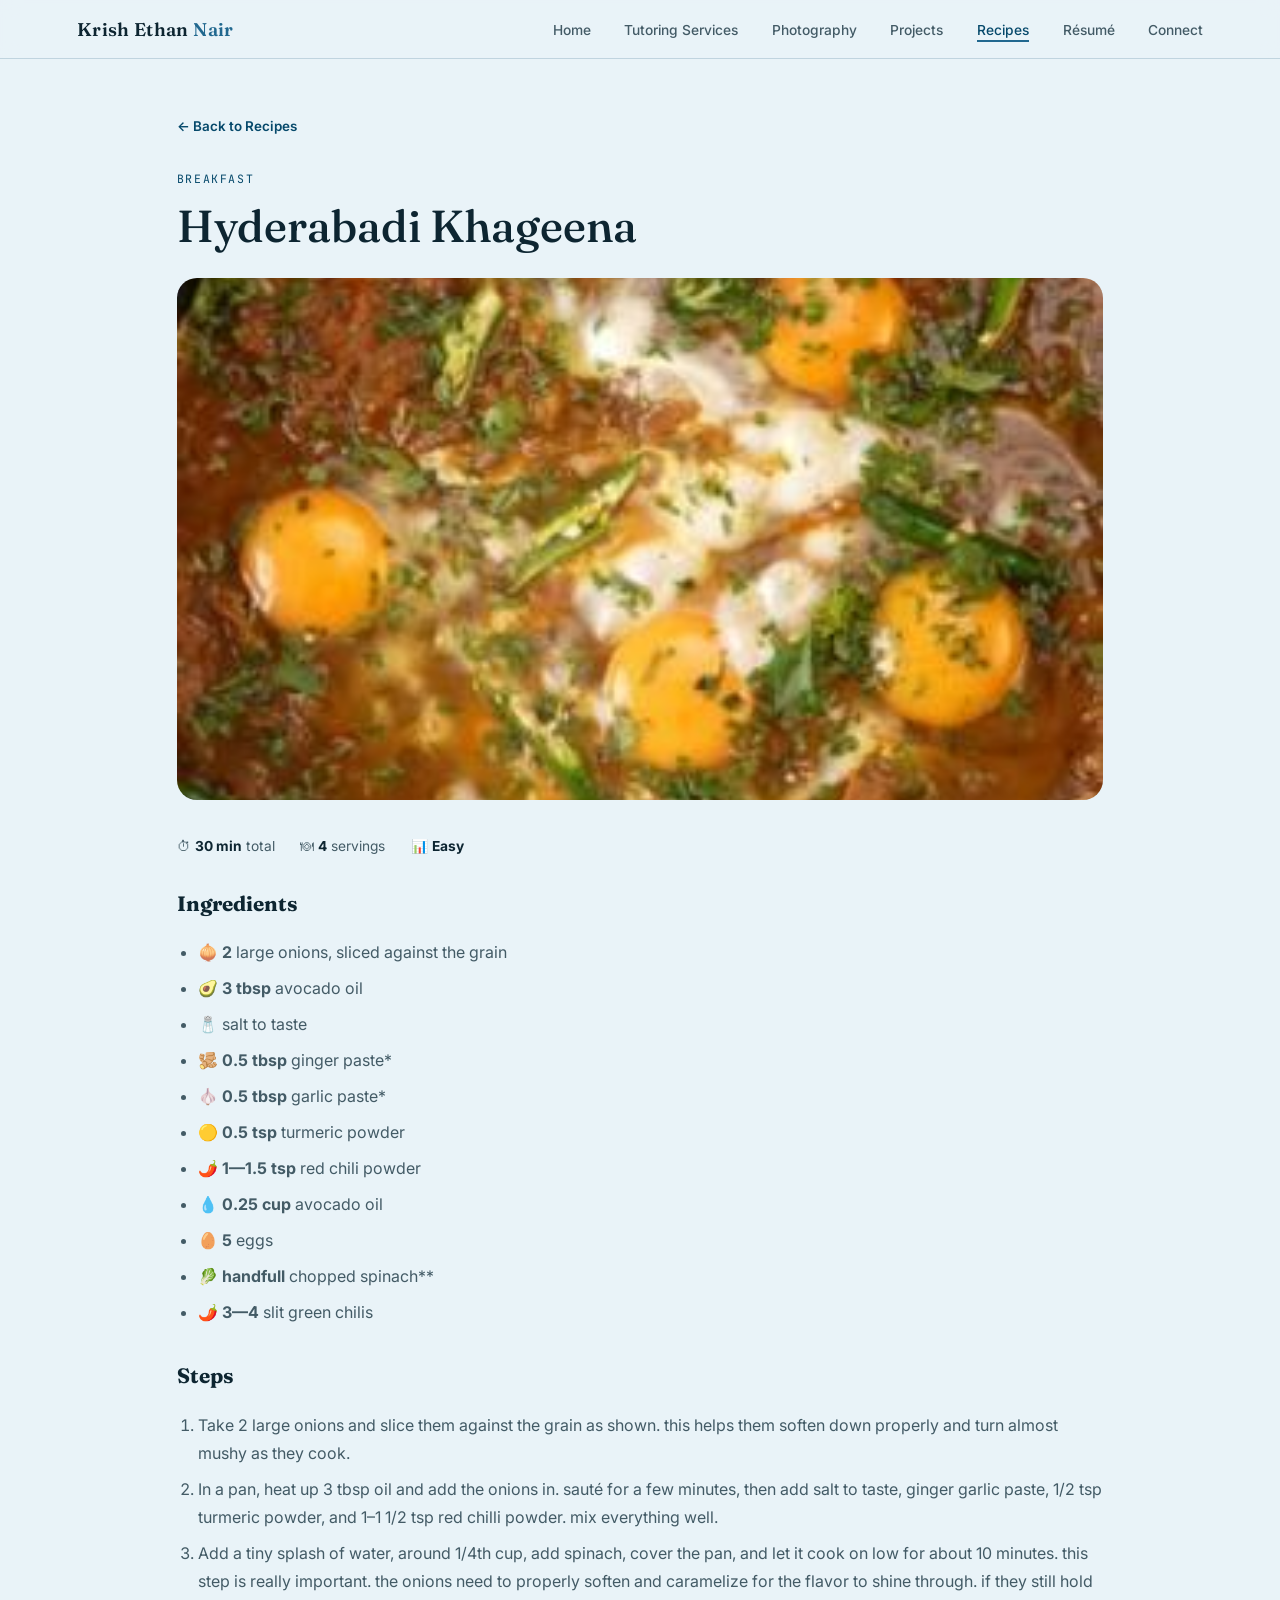
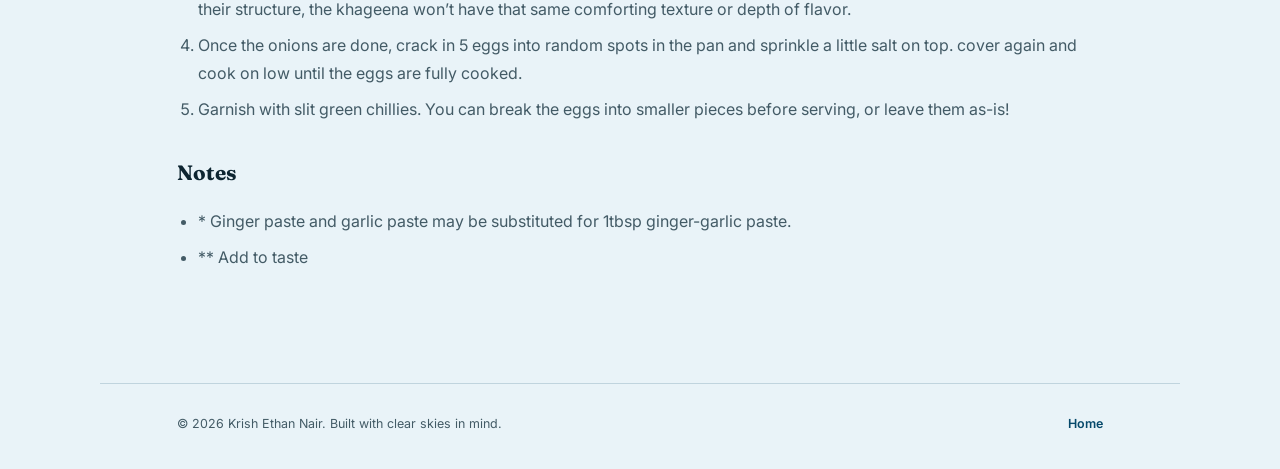
<file: recipes/hyderabadi-khageena/index.html>
<!DOCTYPE html>
<html lang="en">
<head>
<meta charset="UTF-8">
<meta name="viewport" content="width=device-width, initial-scale=1.0">
<title>Hyderabadi Khageena — Krish Ethan Nair</title>
<link rel="preconnect" href="https://fonts.googleapis.com">
<link rel="preconnect" href="https://fonts.gstatic.com" crossorigin>
<link href="https://fonts.googleapis.com/css2?family=Fraunces:ital,opsz,wght@0,9..144,300;0,9..144,500;0,9..144,600;1,9..144,500&family=Inter:wght@400;500;600&family=JetBrains+Mono:wght@400;500&display=swap" rel="stylesheet">
<link rel="stylesheet" href="../../styles.css">
</head>
<body>

<header>
  <a href="../../" class="logo">Krish Ethan <span>Nair</span></a>
  <button class="nav-toggle" id="navToggle" aria-label="Toggle menu" aria-expanded="false">
    <span></span>
  </button>
  <nav>
    <ul id="navList">
      <li><a href="../../">Home</a></li>
      <li><a href="../../tutoring/">Tutoring Services</a></li>
      <li><a href="../../photography/">Photography</a></li>
      <li><a href="../../projects/">Projects</a></li>
      <li><a href="../../recipes/" aria-current="page">Recipes</a></li>
      <li><a href="../../resume/">Résumé</a></li>
      <li><a href="../../connect/">Connect</a></li>
     </ul>
  </nav>
</header>

<div class="detail-hero">
  <a href="../" class="back-link">← Back to Recipes</a>
  <p class="eyebrow">Breakfast</p>
  <h1 style="font-size:clamp(2rem,5vw,2.8rem); font-weight:500;">Hyderabadi Khageena</h1>
  <div class="detail-photo"><img src="../../images/recipes/khageena.jpg" alt="Hyderabadi Khageena"></div>
  <div class="detail-meta">
    <span>⏱ <strong>30 min</strong> total</span>
    <span>🍽 <strong>4</strong> servings</span>
    <span>📊 <strong>Easy</strong></span>
  </div>
</div>

<div class="detail-body">
  <h2>Ingredients</h2>
  <ul>
    <li>🧅 <b>2</b> large onions, sliced against the grain</li>
    <li>🥑 <b>3 tbsp</b> avocado oil</li>
    <li>🧂 salt to taste</li>
    <li>🫚 <b>0.5 tbsp</b> ginger paste*</li>
    <li>🧄 <b>0.5 tbsp</b> garlic paste*</li>
    <li>🟡 <b>0.5 tsp</b> turmeric powder</li>
    <li>🌶️ <b>1—1.5 tsp</b> red chili powder</li>
    <li>💧 <b>0.25 cup</b> avocado oil</li>
    <li>🥚 <b>5</b> eggs</li>
    <li>🥬 <b>handfull</b> chopped spinach**</li>
    <li>🌶️ <b>3—4</b> slit green chilis</li>
  </ul>

  <h2>Steps</h2>
  <ol>
    <li>Take 2 large onions and slice them against the grain as shown. this helps them soften down properly and turn almost mushy as they cook.</li>
    <li>In a pan, heat up 3 tbsp oil and add the onions in. sauté for a few minutes, then add salt to taste, ginger garlic paste, 1/2 tsp turmeric powder, and 1–1 1/2 tsp red chilli powder. mix everything well.</li>
    <li>Add a tiny splash of water, around 1/4th cup, add spinach, cover the pan, and let it cook on low for about 10 minutes. this step is really important. the onions need to properly soften and caramelize for the flavor to shine through. if they still hold their structure, the khageena won’t have that same comforting texture or depth of flavor.</li>
    <li>Once the onions are done, crack in 5 eggs into random spots in the pan and sprinkle a little salt on top. cover again and cook on low until the eggs are fully cooked.</li>
    <li>Garnish with slit green chillies. You can break the eggs into smaller pieces before serving, or leave them as-is!</li>
  </ol>

  <h2>Notes</h2>
  <ul>
    <li>* Ginger paste and garlic paste may be substituted for 1tbsp ginger-garlic paste.</li>
    <li>** Add to taste</li>
  </ul>
</div>

<footer>
  <span>© 2026 Krish Ethan Nair. Built with clear skies in mind.</span>
  <span><a href="../../" style="color:var(--sky-deep); font-weight:600;">Home</a></span>
</footer>

<script>
  const toggle = document.getElementById('navToggle');
  const navList = document.getElementById('navList');
  toggle.addEventListener('click', () => {
    const open = navList.classList.toggle('open');
    toggle.setAttribute('aria-expanded', open);
  });
</script>

</body>
</html>
</file>
<file: styles.css>
:root{
  --sky-deep: #06496b;
  --sky-mid: #21688f;
  --sky-light: #8fc4de;
  --cloud: #e9f3f8;
  --ink: #0d2531;
  --ink-soft: #435b66;
  --sun: #ffc857;
  --line: rgba(6,73,107,0.18);
  --max: 1080px;
}

*{ box-sizing:border-box; }
html{ scroll-behavior:smooth; }

body{
  margin:0;
  background: var(--cloud);
  color: var(--ink);
  font-family: 'Inter', sans-serif;
  -webkit-font-smoothing: antialiased;
}

h1,h2,h3{ font-family:'Fraunces', serif; margin:0; }
a{ color:inherit; text-decoration:none; }

.eyebrow{
  font-family:'JetBrains Mono', monospace;
  font-size:0.72rem;
  letter-spacing:0.14em;
  text-transform:uppercase;
  color: var(--sky-deep);
}

/* ---------- NAV ---------- */
header{
  position:sticky;
  top:0;
  z-index:100;
  display:flex;
  align-items:center;
  justify-content:space-between;
  padding: 1.1rem 6%;
  background: rgba(233,243,248,0.85);
  backdrop-filter: blur(10px);
  border-bottom: 1px solid var(--line);
}

.logo{
  font-family:'Fraunces', serif;
  font-weight:600;
  font-size:1.15rem;
  letter-spacing:0.02em;
}
.logo span{ color: var(--sky-mid); }

nav ul{
  list-style:none;
  display:flex;
  gap:2.1rem;
  margin:0;
  padding:0;
}

nav a{
  font-size:0.86rem;
  font-weight:500;
  color: var(--ink-soft);
  position:relative;
  padding-bottom:4px;
  transition: color 0.25s ease;
}
nav a:hover, nav a:focus-visible{ color: var(--sky-deep); }
nav a::after{
  content:"";
  position:absolute;
  left:0; bottom:0;
  width:0%;
  height:2px;
  background: var(--sky-mid);
  transition: width 0.25s ease;
}
nav a:hover::after, nav a:focus-visible::after{ width:100%; }
nav a[aria-current="page"]{ color: var(--sky-deep); }
nav a[aria-current="page"]::after{ width:100%; }

.nav-toggle{
  display:none;
  background:none;
  border:1px solid var(--line);
  border-radius:8px;
  width:40px; height:40px;
  align-items:center;
  justify-content:center;
  cursor:pointer;
}
.nav-toggle span, .nav-toggle span::before, .nav-toggle span::after{
  display:block;
  width:18px; height:2px;
  background: var(--ink);
  position:relative;
  transition: 0.25s ease;
}
.nav-toggle span::before, .nav-toggle span::after{
  content:"";
  position:absolute;
}
.nav-toggle span::before{ top:-6px; }
.nav-toggle span::after{ top:6px; }

/* ---------- HERO ---------- */
.hero{
  position:relative;
  overflow:hidden;
  padding: 6.5rem 6% 5rem;
  background: linear-gradient(180deg, var(--sky-deep) 0%, var(--sky-mid) 46%, var(--sky-light) 82%, var(--cloud) 100%);
}

.hero .eyebrow, .hero h1, .hero-tagline{ position:relative; z-index:2; }
.hero .eyebrow{ color: #cdeaf9; }
.hero h1{ color: #fff; }
.hero h1 em{ font-style:italic; color: var(--sun); }
.hero-tagline{ color: rgba(255,255,255,0.86); }

.cloud{
  position:absolute;
  background: #fff;
  border-radius:100px;
  opacity:0.4;
  filter: blur(0.5px);
}
.cloud::before, .cloud::after{
  content:"";
  position:absolute;
  background:#fff;
  border-radius:100px;
}
.c1{ width:140px; height:44px; top:14%; left:8%; animation: drift 46s linear infinite; }
.c1::before{ width:70px; height:70px; top:-34px; left:18px; }
.c1::after{ width:50px; height:50px; top:-22px; left:70px; }
.c2{ width:100px; height:34px; top:32%; right:12%; animation: drift 60s linear infinite reverse; }
.c2::before{ width:50px; height:50px; top:-24px; left:12px; }
.c2::after{ width:36px; height:36px; top:-16px; left:52px; }
.c3{ width:80px; height:28px; top:60%; left:20%; opacity:0.3; animation: drift 38s linear infinite; }
.c3::before{ width:40px; height:40px; top:-18px; left:10px; }

@keyframes drift{
  from{ transform: translateX(-40px); }
  to{ transform: translateX(40px); }
}

.sun{
  position:absolute;
  top:8%; right:10%;
  width:70px; height:70px;
  background: radial-gradient(circle, var(--sun) 0%, rgba(255,200,87,0) 70%);
  border-radius:50%;
  opacity:0.85;
}

/* Birds: simple double-arc silhouettes that fly across the hero */
.bird{
  position:absolute;
  width:34px;
  height:14px;
  opacity:0.85;
  animation: fly linear infinite;
}
.bird svg{ width:100%; height:100%; display:block; }
.bird path{
  fill:none;
  stroke: rgba(255,255,255,0.92);
  stroke-width:2.4;
  stroke-linecap:round;
  animation: flap 0.7s ease-in-out infinite alternate;
  transform-origin: center;
}
.b1{ top:18%; left:-8%; animation-duration: 22s; }
.b1 path{ animation-duration:0.62s; }
.b2{ top:28%; left:-8%; width:24px; height:10px; animation-duration: 28s; animation-delay:3s; opacity:0.7; }
.b2 path{ animation-duration:0.55s; }
.b3{ top:12%; left:-8%; width:20px; height:9px; animation-duration: 25s; animation-delay:9s; opacity:0.6; }
.b3 path{ animation-duration:0.5s; }

@keyframes fly{
  from{ transform: translateX(0) translateY(0); }
  to{ transform: translateX(126vw) translateY(-18px); }
}
@keyframes flap{
  from{ transform: scaleY(1); }
  to{ transform: scaleY(0.55); }
}

.hero-inner{
  position:relative;
  z-index:2;
  max-width: var(--max);
  margin: 0 auto;
}

.hero h1{
  font-size: clamp(2.6rem, 7vw, 4.6rem);
  font-weight:500;
  line-height:1.02;
  max-width: 16ch;
}

.hero-tagline{
  margin-top:1.4rem;
  font-size:1.05rem;
  line-height:1.65;
  max-width: 50ch;
}

.hero-actions{
  margin-top:2.2rem;
  display:flex;
  gap:1rem;
  flex-wrap:wrap;
  position:relative;
  z-index:2;
}

.btn{
  display:inline-flex;
  align-items:center;
  gap:0.5rem;
  padding: 0.85rem 1.5rem;
  border-radius: 999px;
  font-size:0.88rem;
  font-weight:600;
  transition: transform 0.2s ease, box-shadow 0.2s ease;
  cursor:pointer;
  border:none;
  font-family:inherit;
}
.btn-primary{
  background: var(--sun);
  color: var(--ink);
  box-shadow: 0 10px 24px -10px rgba(0,0,0,0.35);
}
.btn-primary:hover{ transform: translateY(-2px); box-shadow: 0 14px 28px -10px rgba(0,0,0,0.4); }
.btn-ghost{
  border:1px solid rgba(255,255,255,0.7);
  color: #fff;
}
.btn-ghost:hover{ background: rgba(255,255,255,0.12); }

/* light-background variants of buttons, for use outside the hero */
.btn-primary-light{
  background: var(--sky-deep);
  color:#fff;
  box-shadow: 0 10px 24px -10px rgba(6,73,107,0.5);
}
.btn-primary-light:hover{ transform: translateY(-2px); }
.btn-ghost-light{
  border:1px solid var(--sky-deep);
  color: var(--sky-deep);
}
.btn-ghost-light:hover{ background: rgba(6,73,107,0.08); }

/* horizon divider */
.horizon{
  height: 46px;
  background: linear-gradient(180deg, var(--cloud), var(--sky-light) 130%);
  position:relative;
}
.horizon svg{ display:block; width:100%; height:100%; }

/* ---------- SECTION SHELL ---------- */
section.block{
  padding: 5.5rem 6%;
  max-width: var(--max);
  margin: 0 auto;
}

.section-head{
  display:flex;
  justify-content:space-between;
  align-items:flex-end;
  flex-wrap:wrap;
  gap:1rem;
  margin-bottom: 2.6rem;
  border-bottom: 1px solid var(--line);
  padding-bottom:1.4rem;
}
.section-head h2{ font-size: clamp(1.7rem, 4vw, 2.3rem); font-weight:500; }
.section-head p{ color: var(--ink-soft); font-size:0.92rem; max-width:34ch; margin:0.4rem 0 0; }

/* ---------- GALLERY (masonry) ---------- */
/*
  This is a masonry-style layout: each photo keeps its own real aspect
  ratio (no forced cropping into a fixed tile shape), and the browser
  flows tiles into whichever column has room next — so a mix of vertical
  and horizontal photos interlocks seamlessly in any order you list them.

  Only ONE special class exists:
    class="feature"  → makes a photo span the full width as a highlight
                        banner (cropped to a wide fixed ratio). Use this
                        sparingly — once, maybe twice, per gallery.
  Everything else needs no class at all — just drop the <figure> in.
*/
.gallery{
  columns: 4 230px;
  column-gap: 0.9rem;
}
.gallery figure{
  margin: 0 0 0.9rem;
  break-inside: avoid;
  position:relative;
  overflow:hidden;
  border-radius: 14px;
  background: var(--sky-light);
  display:inline-block;
  width:100%;
}
.gallery figure img{
  width:100%;
  height:auto;
  display:block;
  transition: transform 0.6s ease;
}
.gallery figure:hover img{ transform: scale(1.05); }

.gallery figure.feature{
  display:block;
  column-span: all;
}
.gallery figure.feature img{
  width:100%;
  aspect-ratio: 21 / 9;
  object-fit:cover;
}

.gallery figcaption{
  position:absolute;
  left:0; right:0; bottom:0;
  padding: 0.9rem 1rem 0.7rem;
  background: linear-gradient(180deg, transparent, rgba(9,45,61,0.78));
  color:#fff;
  font-size:0.78rem;
  opacity:0;
  transform: translateY(8px);
  transition: 0.3s ease;
}
.gallery figure:hover figcaption{ opacity:1; transform:translateY(0); }
.gallery figcaption .eyebrow{ color: var(--sun); }

@media (max-width: 860px){
  .gallery{ columns: 2 200px; }
}
@media (max-width: 480px){
  .gallery{ columns: 1; }
}

/* ---------- FUN PROJECTS (Triops etc.) ---------- */
.projects{
  display:grid;
  grid-template-columns: repeat(3, 1fr);
  gap: 1.4rem;
}
.project-card{
  border: 1px solid var(--line);
  border-radius: 18px;
  padding: 1.8rem;
  background: #fff;
  display:flex;
  flex-direction:column;
  gap:0.9rem;
  transition: transform 0.25s ease, box-shadow 0.25s ease, border-color 0.25s ease;
}
.project-card:hover{
  transform: translateY(-4px);
  box-shadow: 0 20px 40px -22px rgba(6,73,107,0.35);
  border-color: var(--sky-mid);
}
.project-card .thumb{
  width:100%;
  aspect-ratio: 4/3;
  border-radius:12px;
  background: var(--sky-light);
  overflow:hidden;
}
.project-card .thumb img{ width:100%; height:100%; object-fit:cover; display:block; }
.project-card h3{ font-size:1.2rem; font-weight:600; }
.project-card p{ color: var(--ink-soft); font-size:0.9rem; line-height:1.55; flex-grow:1; }
.tag-row{ display:flex; flex-wrap:wrap; gap:0.4rem; }
.tag{
  font-family:'JetBrains Mono', monospace;
  font-size:0.68rem;
  padding: 0.28rem 0.6rem;
  border-radius: 999px;
  background: var(--sky-light);
  color: var(--sky-deep);
}
.project-link{
  font-size:0.84rem;
  font-weight:600;
  color: var(--sky-deep);
  display:inline-flex;
  align-items:center;
  gap:0.35rem;
}
.project-link svg{ transition: transform 0.2s ease; }
.project-link:hover svg{ transform: translate(2px,-2px); }

/* ---------- DETAIL PAGE (project / recipe subpages) ---------- */
.detail-hero{
  max-width: var(--max);
  margin: 0 auto;
  padding: 3.5rem 6% 0;
}
.back-link{
  display:inline-flex;
  align-items:center;
  gap:0.4rem;
  font-size:0.84rem;
  font-weight:600;
  color: var(--sky-deep);
  margin-bottom:1.6rem;
}
.detail-photo{
  width:100%;
  aspect-ratio: 16/9;
  border-radius:20px;
  background: var(--sky-light);
  overflow:hidden;
  margin: 1.6rem 0 2.4rem;
}
.detail-photo img{ width:100%; height:100%; object-fit:cover; display:block; }
.detail-meta{
  display:flex;
  gap:1.6rem;
  flex-wrap:wrap;
  margin: 1rem 0 2rem;
  font-size:0.86rem;
  color: var(--ink-soft);
}
.detail-meta span strong{ color: var(--ink); }
.detail-body{
  max-width: var(--max);
  margin: 0 auto;
  padding: 0 6% 6rem;
  line-height:1.75;
  color: var(--ink-soft);
}
.detail-body h2{ color: var(--ink); font-size:1.3rem; margin: 2rem 0 0.8rem; }
.detail-body ul, .detail-body ol{ padding-left:1.3rem; }
.detail-body li{ margin-bottom:0.5rem; }

/* ---------- RECIPES ---------- */
.recipe-grid{
  display:grid;
  grid-template-columns: repeat(3, 1fr);
  gap: 1.4rem;
}
.recipe-card{
  border: 1px solid var(--line);
  border-radius: 18px;
  overflow:hidden;
  background: #fff;
  display:flex;
  flex-direction:column;
  transition: transform 0.25s ease, box-shadow 0.25s ease, border-color 0.25s ease;
}
.recipe-card:hover{
  transform: translateY(-4px);
  box-shadow: 0 20px 40px -22px rgba(6,73,107,0.35);
  border-color: var(--sky-mid);
}
.recipe-photo{
  width:100%;
  aspect-ratio: 4/3;
  background: var(--sky-light);
  overflow:hidden;
}
.recipe-photo img{ width:100%; height:100%; object-fit:cover; display:block; }
.recipe-info{
  padding: 1.3rem 1.4rem 1.5rem;
  display:flex;
  flex-direction:column;
  gap:0.5rem;
}
.recipe-info h3{ font-size:1.1rem; font-weight:600; }
.recipe-time{
  display:inline-flex;
  align-items:center;
  gap:0.35rem;
  font-family:'JetBrains Mono', monospace;
  font-size:0.74rem;
  color: var(--sky-deep);
}

/* ---------- CONNECT ---------- */
.connect-wrap{
  background: linear-gradient(180deg, var(--sky-deep), #052f45);
  color: #fff;
}
.connect-wrap .section-head{ border-bottom-color: rgba(255,255,255,0.18); }
.connect-wrap .section-head p{ color: rgba(255,255,255,0.72); }

.connect-grid{
  display:grid;
  grid-template-columns: repeat(2, 1fr);
  gap:1rem;
}
.connect-card{
  display:flex;
  align-items:center;
  gap:0.9rem;
  padding: 1.2rem 1.3rem;
  border-radius:14px;
  background: rgba(255,255,255,0.06);
  border: 1px solid rgba(255,255,255,0.14);
  transition: 0.25s ease;
  width:100%;
  text-align:left;
  cursor:pointer;
  font-family:inherit;
  color:#fff;
}
.connect-card:hover{ background: rgba(255,255,255,0.14); transform: translateY(-3px); }
.connect-icon{
  width:40px; height:40px;
  border-radius:50%;
  background: rgba(255,255,255,0.12);
  display:flex; align-items:center; justify-content:center;
  flex-shrink:0;
}
.connect-card .handle{ font-weight:600; font-size:0.95rem; }
.connect-card .platform{ font-size:0.75rem; color: rgba(255,255,255,0.62); }
.connect-card .copy-note{
  margin-left:auto;
  font-size:0.7rem;
  font-family:'JetBrains Mono', monospace;
  color: rgba(255,255,255,0.55);
  white-space:nowrap;
}

/* ---------- PLACEHOLDER / COMING SOON ---------- */
.placeholder{
  max-width: var(--max);
  margin: 0 auto;
  padding: 7rem 6% 8rem;
  text-align:center;
}
.placeholder .eyebrow{ display:block; margin-bottom:1rem; }
.placeholder h1{
  font-size: clamp(2.2rem, 6vw, 3.2rem);
  font-weight:500;
  max-width: 18ch;
  margin: 0 auto;
}
.placeholder p{
  color: var(--ink-soft);
  max-width: 42ch;
  margin: 1.2rem auto 2rem;
  line-height:1.6;
}
.placeholder-frame{
  width:100%;
  max-width: 560px;
  margin: 0 auto;
  aspect-ratio: 16/9;
  border-radius: 20px;
  border: 1px dashed var(--sky-mid);
  background: var(--sky-light);
  display:flex;
  align-items:center;
  justify-content:center;
  color: var(--sky-deep);
  font-family:'JetBrains Mono', monospace;
  font-size:0.8rem;
  letter-spacing:0.06em;
}

footer{
  padding: 2rem 6% 2.4rem;
  display:flex;
  justify-content:space-between;
  align-items:center;
  flex-wrap:wrap;
  gap:1rem;
  border-top:1px solid var(--line);
  font-size:0.78rem;
  color: var(--ink-soft);
  max-width: var(--max);
  margin: 0 auto;
}

/* ---------- RESPONSIVE ---------- */
@media (max-width: 860px){
  .projects{ grid-template-columns: 1fr; }
  .recipe-grid{ grid-template-columns: repeat(2, 1fr); }
  .connect-grid{ grid-template-columns: 1fr; }
}

@media (max-width: 640px){
  nav ul{
    position:fixed;
    top:66px; left:0; right:0;
    flex-direction:column;
    background: var(--cloud);
    padding: 1.2rem 6%;
    gap:1rem;
    border-bottom: 1px solid var(--line);
    transform: translateY(-8px);
    opacity:0;
    pointer-events:none;
    transition: 0.25s ease;
  }
  nav ul.open{ transform:translateY(0); opacity:1; pointer-events:auto; }
  .nav-toggle{ display:flex; }
  .recipe-grid{ grid-template-columns: 1fr; }
}

@media (prefers-reduced-motion: reduce){
  *{ animation-duration: 0.001ms !important; animation-iteration-count: 1 !important; transition-duration: 0.001ms !important; }
}

:focus-visible{ outline: 2px solid var(--sky-deep); outline-offset:3px; }
</file>
<file: photograpy/styles.css>
:root{
  --sky-deep: #0b6e99;
  --sky-mid: #3fa0d8;
  --sky-light: #bfe6fa;
  --cloud: #f4fbff;
  --ink: #12303f;
  --ink-soft: #4c6a78;
  --sun: #ffc857;
  --line: rgba(11,110,153,0.16);
  --max: 1080px;
}

*{ box-sizing:border-box; }
html{ scroll-behavior:smooth; }

body{
  margin:0;
  background: var(--cloud);
  color: var(--ink);
  font-family: 'Inter', sans-serif;
  -webkit-font-smoothing: antialiased;
}

h1,h2,h3{ font-family:'Fraunces', serif; margin:0; }
a{ color:inherit; text-decoration:none; }

.eyebrow{
  font-family:'JetBrains Mono', monospace;
  font-size:0.72rem;
  letter-spacing:0.14em;
  text-transform:uppercase;
  color: var(--sky-deep);
}

/* ---------- NAV ---------- */
header{
  position:sticky;
  top:0;
  z-index:100;
  display:flex;
  align-items:center;
  justify-content:space-between;
  padding: 1.1rem 6%;
  background: rgba(244,251,255,0.82);
  backdrop-filter: blur(10px);
  border-bottom: 1px solid var(--line);
}

.logo{
  font-family:'Fraunces', serif;
  font-weight:600;
  font-size:1.15rem;
  letter-spacing:0.02em;
}
.logo span{ color: var(--sky-mid); }

nav ul{
  list-style:none;
  display:flex;
  gap:2.1rem;
  margin:0;
  padding:0;
}

nav a{
  font-size:0.86rem;
  font-weight:500;
  color: var(--ink-soft);
  position:relative;
  padding-bottom:4px;
  transition: color 0.25s ease;
}
nav a:hover, nav a:focus-visible{ color: var(--sky-deep); }
nav a::after{
  content:"";
  position:absolute;
  left:0; bottom:0;
  width:0%;
  height:2px;
  background: var(--sky-mid);
  transition: width 0.25s ease;
}
nav a:hover::after, nav a:focus-visible::after{ width:100%; }
nav a[aria-current="page"]{ color: var(--sky-deep); }
nav a[aria-current="page"]::after{ width:100%; }

.nav-toggle{
  display:none;
  background:none;
  border:1px solid var(--line);
  border-radius:8px;
  width:40px; height:40px;
  align-items:center;
  justify-content:center;
  cursor:pointer;
}
.nav-toggle span, .nav-toggle span::before, .nav-toggle span::after{
  display:block;
  width:18px; height:2px;
  background: var(--ink);
  position:relative;
  transition: 0.25s ease;
}
.nav-toggle span::before, .nav-toggle span::after{
  content:"";
  position:absolute;
}
.nav-toggle span::before{ top:-6px; }
.nav-toggle span::after{ top:6px; }

/* ---------- HERO ---------- */
.hero{
  position:relative;
  overflow:hidden;
  padding: 6.5rem 6% 5rem;
  background: linear-gradient(180deg, var(--sky-light) 0%, var(--cloud) 78%);
}

.cloud{
  position:absolute;
  background: #fff;
  border-radius:100px;
  opacity:0.75;
  filter: blur(0.5px);
}
.cloud::before, .cloud::after{
  content:"";
  position:absolute;
  background:#fff;
  border-radius:100px;
}
.c1{ width:140px; height:44px; top:14%; left:8%; animation: drift 46s linear infinite; }
.c1::before{ width:70px; height:70px; top:-34px; left:18px; }
.c1::after{ width:50px; height:50px; top:-22px; left:70px; }
.c2{ width:100px; height:34px; top:32%; right:12%; animation: drift 60s linear infinite reverse; }
.c2::before{ width:50px; height:50px; top:-24px; left:12px; }
.c2::after{ width:36px; height:36px; top:-16px; left:52px; }
.c3{ width:80px; height:28px; top:60%; left:20%; opacity:0.55; animation: drift 38s linear infinite; }
.c3::before{ width:40px; height:40px; top:-18px; left:10px; }

@keyframes drift{
  from{ transform: translateX(-40px); }
  to{ transform: translateX(40px); }
}

.sun{
  position:absolute;
  top:10%; right:8%;
  width:64px; height:64px;
  background: radial-gradient(circle, var(--sun) 0%, rgba(255,200,87,0) 70%);
  border-radius:50%;
}

.hero-inner{
  position:relative;
  z-index:2;
  max-width: var(--max);
  margin: 0 auto;
}

.hero h1{
  font-size: clamp(2.6rem, 7vw, 4.6rem);
  font-weight:500;
  line-height:1.02;
  color: var(--ink);
  max-width: 14ch;
}
.hero h1 em{ font-style:italic; color: var(--sky-deep); }

.hero-tagline{
  margin-top:1.4rem;
  font-size:1.05rem;
  line-height:1.65;
  color: var(--ink-soft);
  max-width: 46ch;
}

.hero-actions{
  margin-top:2.2rem;
  display:flex;
  gap:1rem;
  flex-wrap:wrap;
}

.btn{
  display:inline-flex;
  align-items:center;
  gap:0.5rem;
  padding: 0.85rem 1.5rem;
  border-radius: 999px;
  font-size:0.88rem;
  font-weight:600;
  transition: transform 0.2s ease, box-shadow 0.2s ease;
}
.btn-primary{
  background: var(--sky-deep);
  color: #fff;
  box-shadow: 0 10px 24px -10px rgba(11,110,153,0.55);
}
.btn-primary:hover{ transform: translateY(-2px); box-shadow: 0 14px 28px -10px rgba(11,110,153,0.6); }
.btn-ghost{
  border:1px solid var(--sky-deep);
  color: var(--sky-deep);
}
.btn-ghost:hover{ background: rgba(11,110,153,0.08); }

/* horizon divider */
.horizon{
  height: 46px;
  background: linear-gradient(180deg, var(--cloud), var(--sky-light) 130%);
  position:relative;
}
.horizon svg{ display:block; width:100%; height:100%; }

/* ---------- SECTION SHELL ---------- */
section.block{
  padding: 5.5rem 6%;
  max-width: var(--max);
  margin: 0 auto;
}

.section-head{
  display:flex;
  justify-content:space-between;
  align-items:flex-end;
  flex-wrap:wrap;
  gap:1rem;
  margin-bottom: 2.6rem;
  border-bottom: 1px solid var(--line);
  padding-bottom:1.4rem;
}
.section-head h2{ font-size: clamp(1.7rem, 4vw, 2.3rem); font-weight:500; }
.section-head p{ color: var(--ink-soft); font-size:0.92rem; max-width:34ch; margin:0.4rem 0 0; }

/* ---------- PROJECTS ---------- */
.projects{
  display:grid;
  grid-template-columns: repeat(3, 1fr);
  gap: 1.4rem;
}
.project-card{
  border: 1px solid var(--line);
  border-radius: 18px;
  padding: 1.8rem;
  background: #fff;
  display:flex;
  flex-direction:column;
  gap:0.9rem;
  transition: transform 0.25s ease, box-shadow 0.25s ease, border-color 0.25s ease;
}
.project-card:hover{
  transform: translateY(-4px);
  box-shadow: 0 20px 40px -22px rgba(11,110,153,0.35);
  border-color: var(--sky-mid);
}
.project-card h3{ font-size:1.2rem; font-weight:600; }
.project-card p{ color: var(--ink-soft); font-size:0.9rem; line-height:1.55; flex-grow:1; }
.tag-row{ display:flex; flex-wrap:wrap; gap:0.4rem; }
.tag{
  font-family:'JetBrains Mono', monospace;
  font-size:0.68rem;
  padding: 0.28rem 0.6rem;
  border-radius: 999px;
  background: var(--sky-light);
  color: var(--sky-deep);
}
.project-link{
  font-size:0.84rem;
  font-weight:600;
  color: var(--sky-deep);
  display:inline-flex;
  align-items:center;
  gap:0.35rem;
}
.project-link svg{ transition: transform 0.2s ease; }
.project-link:hover svg{ transform: translate(2px,-2px); }

/* ---------- SOCIAL ---------- */
.social-wrap{
  background: linear-gradient(180deg, var(--sky-deep), #08536f);
  color: #fff;
}
.social-wrap .section-head{ border-bottom-color: rgba(255,255,255,0.18); }
.social-wrap .section-head p{ color: rgba(255,255,255,0.72); }

.social-grid{
  display:grid;
  grid-template-columns: repeat(4, 1fr);
  gap:1rem;
}
.social-card{
  display:flex;
  align-items:center;
  gap:0.9rem;
  padding: 1.1rem 1.2rem;
  border-radius:14px;
  background: rgba(255,255,255,0.06);
  border: 1px solid rgba(255,255,255,0.14);
  transition: 0.25s ease;
}
.social-card:hover{ background: rgba(255,255,255,0.14); transform: translateY(-3px); }
.social-icon{
  width:38px; height:38px;
  border-radius:50%;
  background: rgba(255,255,255,0.12);
  display:flex; align-items:center; justify-content:center;
  flex-shrink:0;
}
.social-card .handle{ font-weight:600; font-size:0.92rem; }
.social-card .platform{ font-size:0.74rem; color: rgba(255,255,255,0.6); }

/* ---------- PLACEHOLDER / COMING SOON ---------- */
.placeholder{
  max-width: var(--max);
  margin: 0 auto;
  padding: 7rem 6% 8rem;
  text-align:center;
}
.placeholder .eyebrow{ display:block; margin-bottom:1rem; }
.placeholder h1{
  font-size: clamp(2.2rem, 6vw, 3.2rem);
  font-weight:500;
  max-width: 18ch;
  margin: 0 auto;
}
.placeholder p{
  color: var(--ink-soft);
  max-width: 42ch;
  margin: 1.2rem auto 2rem;
  line-height:1.6;
}
.placeholder-frame{
  width:100%;
  max-width: 560px;
  margin: 0 auto;
  aspect-ratio: 16/9;
  border-radius: 20px;
  border: 1px dashed var(--sky-mid);
  background: var(--sky-light);
  display:flex;
  align-items:center;
  justify-content:center;
  color: var(--sky-deep);
  font-family:'JetBrains Mono', monospace;
  font-size:0.8rem;
  letter-spacing:0.06em;
}

/* ---------- CONTACT ---------- */
.contact{
  text-align:center;
  padding: 5.5rem 6% 4rem;
  max-width: var(--max);
  margin: 0 auto;
}
.contact h2{ font-size: clamp(1.9rem, 5vw, 2.8rem); font-weight:500; }
.contact p{ color: var(--ink-soft); margin: 1rem auto 2rem; max-width: 42ch; }

.contact-page .section-head{ text-align:left; }
.contact-details{
  display:grid;
  grid-template-columns: repeat(3, 1fr);
  gap: 1.4rem;
  max-width: var(--max);
  margin: 0 auto;
  padding: 0 6% 6rem;
}
.contact-item{
  border: 1px solid var(--line);
  border-radius: 18px;
  padding: 1.8rem;
  background: #fff;
}
.contact-item .eyebrow{ display:block; margin-bottom:0.6rem; }
.contact-item a, .contact-item span{ font-weight:600; font-size:1rem; }

footer{
  padding: 2rem 6% 2.4rem;
  display:flex;
  justify-content:space-between;
  align-items:center;
  flex-wrap:wrap;
  gap:1rem;
  border-top:1px solid var(--line);
  font-size:0.78rem;
  color: var(--ink-soft);
  max-width: var(--max);
  margin: 0 auto;
}

/* ---------- RESPONSIVE ---------- */
@media (max-width: 860px){
  .projects{ grid-template-columns: 1fr; }
  .social-grid{ grid-template-columns: repeat(2, 1fr); }
  .contact-details{ grid-template-columns: 1fr; }
}

@media (max-width: 640px){
  nav ul{
    position:fixed;
    top:66px; left:0; right:0;
    flex-direction:column;
    background: var(--cloud);
    padding: 1.2rem 6%;
    gap:1rem;
    border-bottom: 1px solid var(--line);
    transform: translateY(-8px);
    opacity:0;
    pointer-events:none;
    transition: 0.25s ease;
  }
  nav ul.open{ transform:translateY(0); opacity:1; pointer-events:auto; }
  .nav-toggle{ display:flex; }
}

@media (prefers-reduced-motion: reduce){
  *{ animation-duration: 0.001ms !important; animation-iteration-count: 1 !important; transition-duration: 0.001ms !important; }
}

:focus-visible{ outline: 2px solid var(--sky-deep); outline-offset:3px; }
</file>
